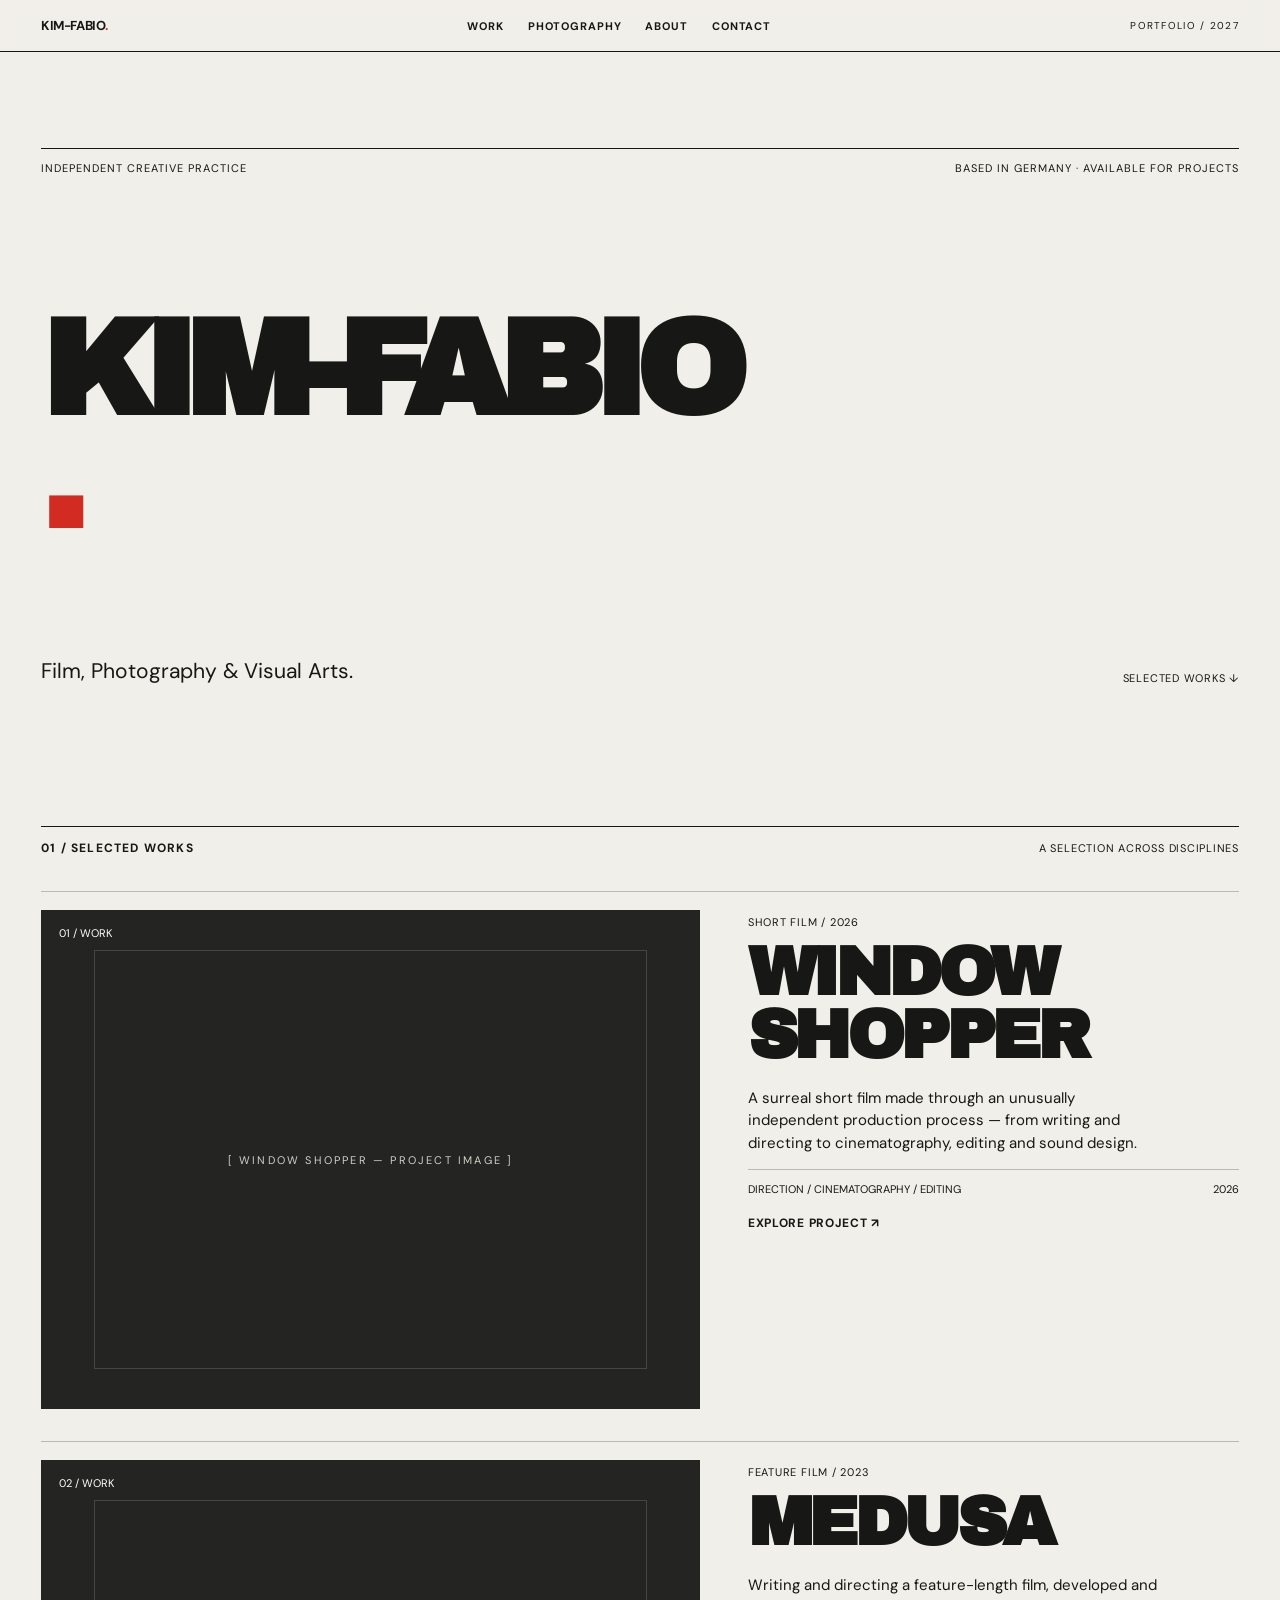
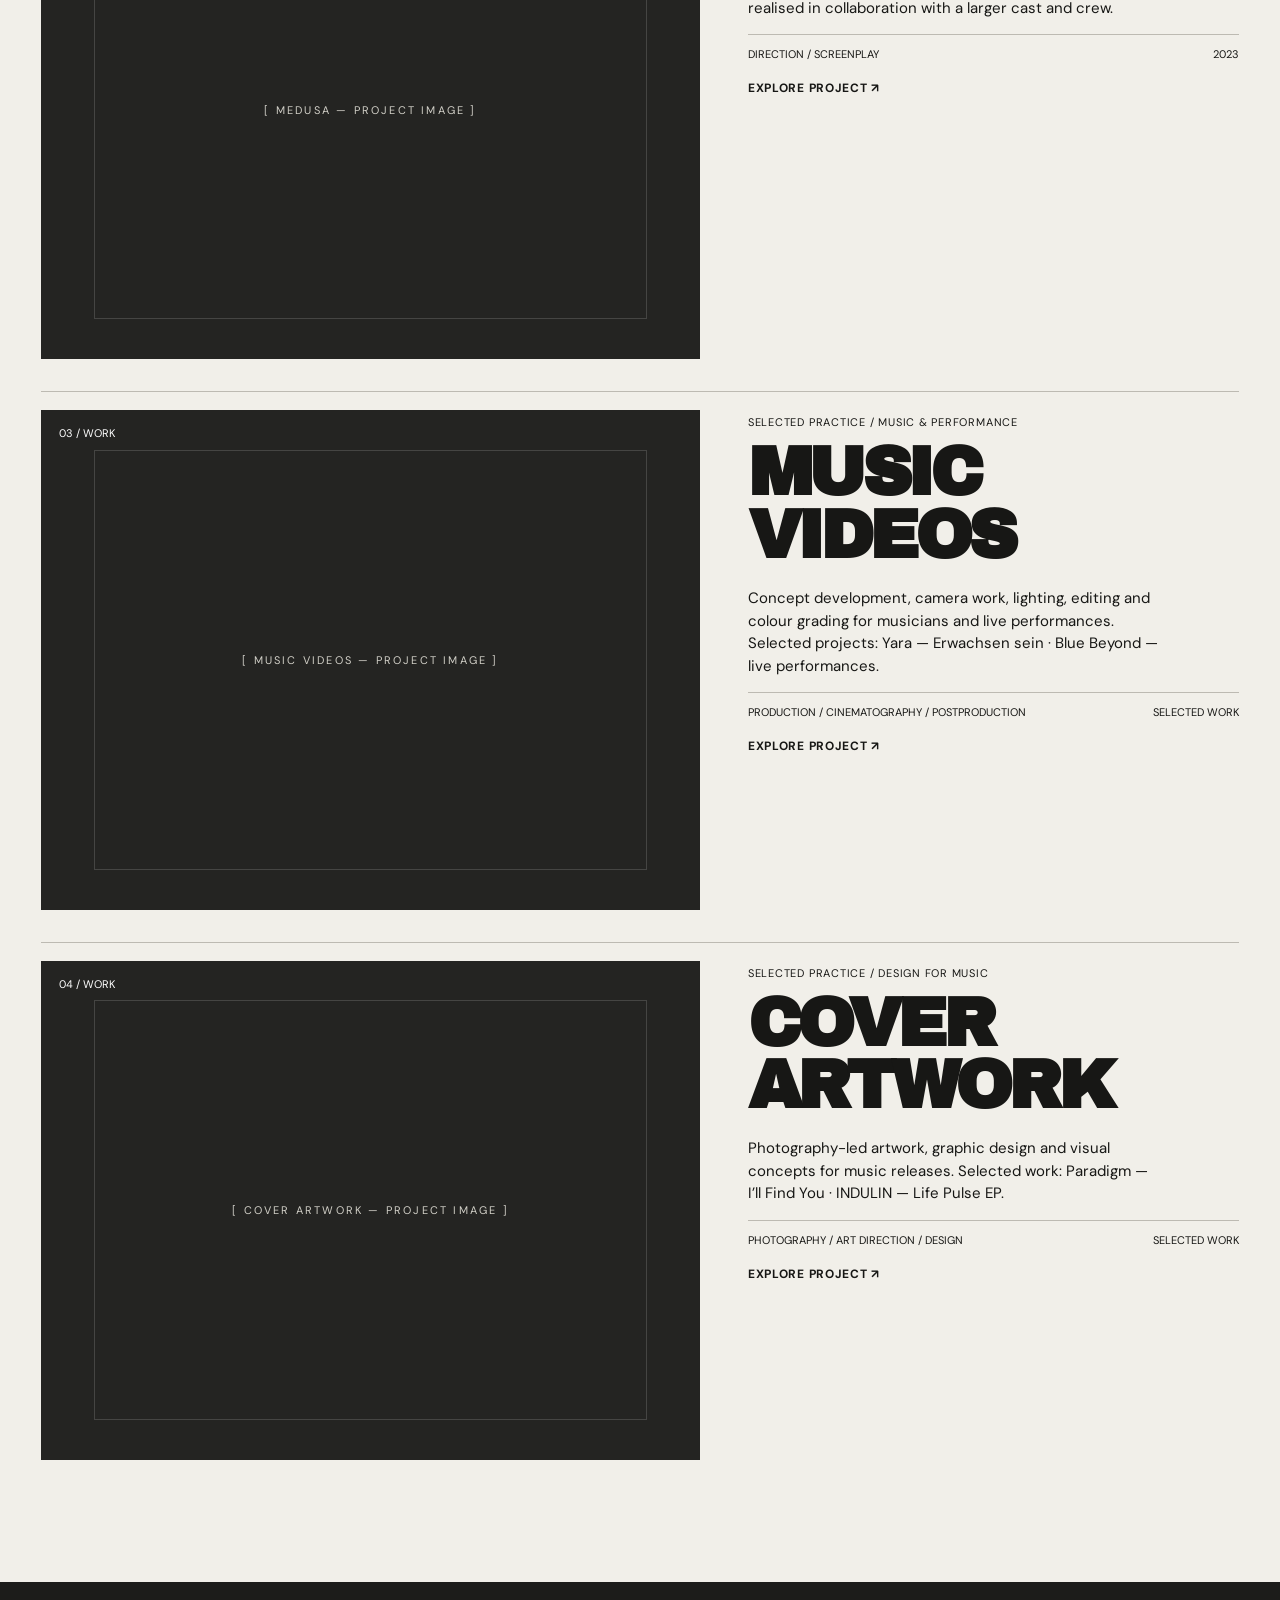
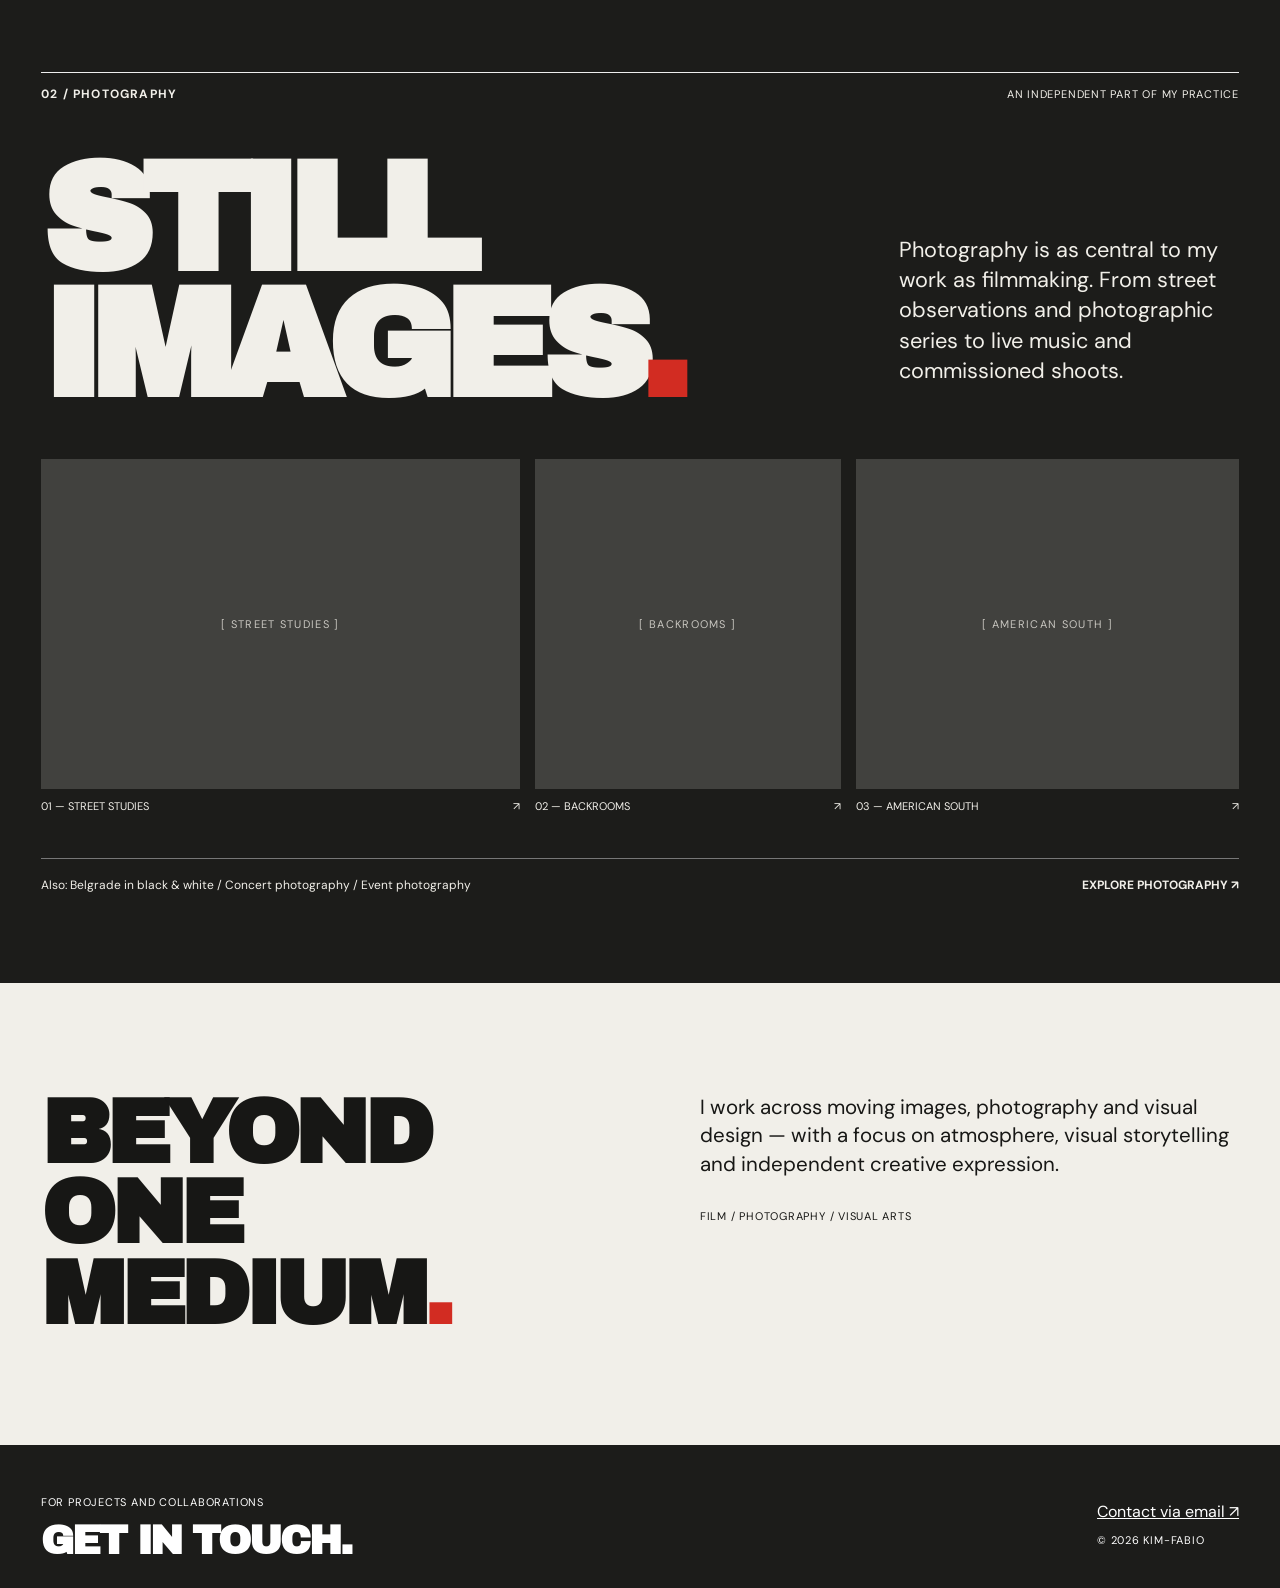
<file: index.html>
<!doctype html><html lang="en"><head><meta charset="utf-8"><meta name="viewport" content="width=device-width,initial-scale=1"><title>Kim-Fabio — Film, Photography & Visual Arts</title><meta name="description" content="Kim-Fabio — Film, Photography & Visual Arts"><link rel="stylesheet" href="style.css"></head><body><header><a class="brand" href="#home">KIM-FABIO<span class="red-dot">.</span></a><nav><a href="#work">Work</a><a href="#photography">Photography</a><a href="#about">About</a><a href="mailto:hello@kim-fabio.com">Contact</a></nav><span class="index">Portfolio / 2027</span></header><main class="main" id="main"><section class="hero" id="home"><div class="eyebrow"><span>Independent creative practice</span><span>Based in Germany · Available for projects</span></div><h1 class="big"><span>KIM-FABIO<span class="red-dot">.</span></span></h1><div class="hero-bottom"><p>Film, Photography &amp; Visual Arts.</p><span class="small">Selected works ↓</span></div></section><section class="section" id="work"><div class="section-head"><h2>01 / Selected works</h2><span class="small">A selection across disciplines</span></div><article class="project"><a class="project-visual" href="#project/window-shopper"><span class="num">01 / WORK</span><span class="placeholder">[ Window Shopper — Project image ]</span></a><div class="project-info"><div><span class="small">Short Film / 2026</span><h3>Window Shopper</h3><p>A surreal short film made through an unusually independent production process — from writing and directing to cinematography, editing and sound design.</p></div><div><div class="project-meta"><span>Direction / Cinematography / Editing</span><span>2026</span></div><p><a class="link" href="#project/window-shopper">Explore project ↗</a></p></div></div></article><article class="project"><a class="project-visual" href="#project/medusa"><span class="num">02 / WORK</span><span class="placeholder">[ Medusa — Project image ]</span></a><div class="project-info"><div><span class="small">Feature Film / 2023</span><h3>Medusa</h3><p>Writing and directing a feature-length film, developed and realised in collaboration with a larger cast and crew.</p></div><div><div class="project-meta"><span>Direction / Screenplay</span><span>2023</span></div><p><a class="link" href="#project/medusa">Explore project ↗</a></p></div></div></article><article class="project"><a class="project-visual" href="#project/music-videos"><span class="num">03 / WORK</span><span class="placeholder">[ Music Videos — Project image ]</span></a><div class="project-info"><div><span class="small">Selected practice / Music &amp; Performance</span><h3>Music Videos</h3><p>Concept development, camera work, lighting, editing and colour grading for musicians and live performances. Selected projects: Yara — Erwachsen sein · Blue Beyond — live performances.</p></div><div><div class="project-meta"><span>Production / Cinematography / Postproduction</span><span>Selected work</span></div><p><a class="link" href="#project/music-videos">Explore project ↗</a></p></div></div></article><article class="project"><a class="project-visual" href="#project/cover-artwork"><span class="num">04 / WORK</span><span class="placeholder">[ Cover Artwork — Project image ]</span></a><div class="project-info"><div><span class="small">Selected practice / Design for music</span><h3>Cover Artwork</h3><p>Photography-led artwork, graphic design and visual concepts for music releases. Selected work: Paradigm — I’ll Find You · INDULIN — Life Pulse EP.</p></div><div><div class="project-meta"><span>Photography / Art Direction / Design</span><span>Selected work</span></div><p><a class="link" href="#project/cover-artwork">Explore project ↗</a></p></div></div></article></section><section class="photography" id="photography"><div class="section-head"><h2>02 / Photography</h2><span class="small">An independent part of my practice</span></div><div class="photo-intro"><h2>STILL<br>IMAGES<span class="red-dot">.</span></h2><p>Photography is as central to my work as filmmaking. From street observations and photographic series to live music and commissioned shoots.</p></div><div class="photo-grid"><a href="#gallery/street-studies" class="photo-entry"><div class="photo-tile"><span class="placeholder">[ Street Studies ]</span></div><div class="photo-label">01 — Street Studies <span>↗</span></div></a><a href="#gallery/backrooms" class="photo-entry"><div class="photo-tile"><span class="placeholder">[ Backrooms ]</span></div><div class="photo-label">02 — Backrooms <span>↗</span></div></a><a href="#gallery/american-south" class="photo-entry"><div class="photo-tile"><span class="placeholder">[ American South ]</span></div><div class="photo-label">03 — American South <span>↗</span></div></a></div><div class="photo-bottom"><span>Also: Belgrade in black &amp; white / Concert photography / Event photography</span><a class="photo-cta" href="#photography">Explore photography ↗</a></div></section><section class="about" id="about"><h2>Beyond<br>one<br>medium<span class="red-dot">.</span></h2><div><p>I work across moving images, photography and visual design — with a focus on atmosphere, visual storytelling and independent creative expression.</p><span class="small">Film / Photography / Visual Arts</span></div></section></main><div class="detail" id="dynamic-detail"></div><footer><div><span class="small">For projects and collaborations</span><h2>GET IN TOUCH<span>.</span></h2></div><div><a href="mailto:hello@kim-fabio.com">Contact via email ↗</a><p class="small">© 2026 Kim-Fabio</p></div></footer><script id="site-data" type="application/json">{"projects": [{"title": "Window Shopper", "slug": "window-shopper", "category": "Short Film / 2026", "summary": "A surreal short film made through an unusually independent production process — from writing and directing to cinematography, editing and sound design.", "roles": "Direction / Cinematography / Editing", "year": "2026", "heading": "One film. Many roles.", "description": "A night photographer discovers a mannequin and takes parts of it home. What follows is a surreal reversal of the gaze — and a pursuit through the city after dark. Window Shopper was produced with a very small crew, often working entirely alone. The original score was composed by a collaborator.", "cover": "", "gallery": [], "video_url": "", "published": true, "order": 10}, {"title": "Medusa", "slug": "medusa", "category": "Feature Film / 2023", "summary": "Writing and directing a feature-length film, developed and realised in collaboration with a larger cast and crew.", "roles": "Direction / Screenplay", "year": "2023", "heading": "A feature film.", "description": "A collaborative feature film written and directed by Kim-Fabio.", "cover": "", "gallery": [], "video_url": "", "published": true, "order": 20}, {"title": "Music Videos", "slug": "music-videos", "category": "Selected practice / Music & Performance", "summary": "Concept development, camera work, lighting, editing and colour grading for musicians and live performances. Selected projects: Yara — Erwachsen sein · Blue Beyond — live performances.", "roles": "Production / Cinematography / Postproduction", "year": "Selected work", "heading": "Music and performance.", "description": "Selected work includes Yara — Erwachsen sein and two Blue Beyond performance productions.", "cover": "", "gallery": [], "video_url": "", "published": true, "order": 30}, {"title": "Cover Artwork", "slug": "cover-artwork", "category": "Selected practice / Design for music", "summary": "Photography-led artwork, graphic design and visual concepts for music releases. Selected work: Paradigm — I’ll Find You · INDULIN — Life Pulse EP.", "roles": "Photography / Art Direction / Design", "year": "Selected work", "heading": "Design for music.", "description": "Selected artwork for Paradigm and INDULIN.", "cover": "", "gallery": [], "video_url": "", "published": true, "order": 40}], "galleries": [{"title": "Street Studies", "slug": "street-studies", "description": "Street photography and observations of everyday life.", "cover": "", "gallery": [], "published": true, "order": 10}, {"title": "Backrooms", "slug": "backrooms", "description": "An exploration of overlooked and transitional spaces.", "cover": "", "gallery": [], "published": true, "order": 20}, {"title": "American South", "slug": "american-south", "description": "Photographs made while travelling through the American South.", "cover": "", "gallery": [], "published": true, "order": 30}], "site": {"email": "hello@kim-fabio.com", "intro": "Film, Photography & Visual Arts.", "about": "I work across moving images, photography and visual design — with a focus on atmosphere, visual storytelling and independent creative expression.", "instagram": ""}}</script><script src="site.js"></script></body></html>
</file>
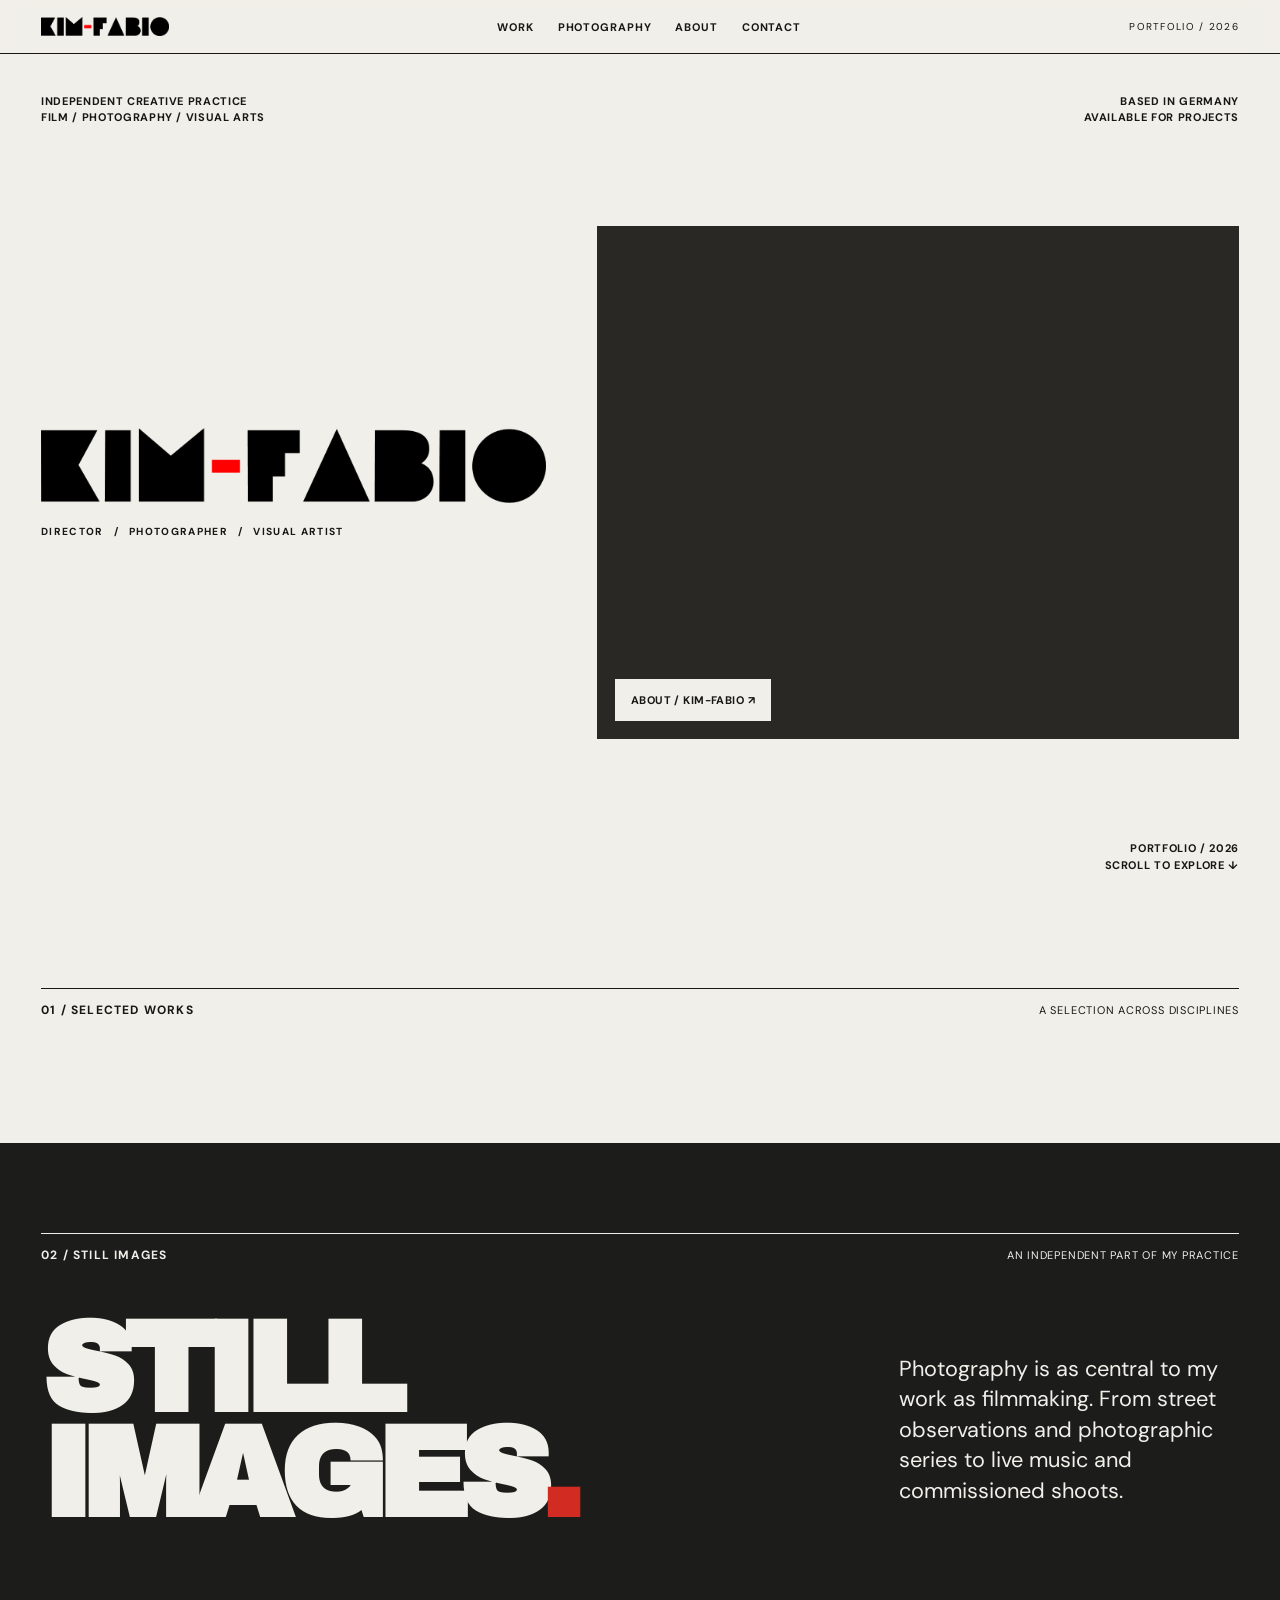
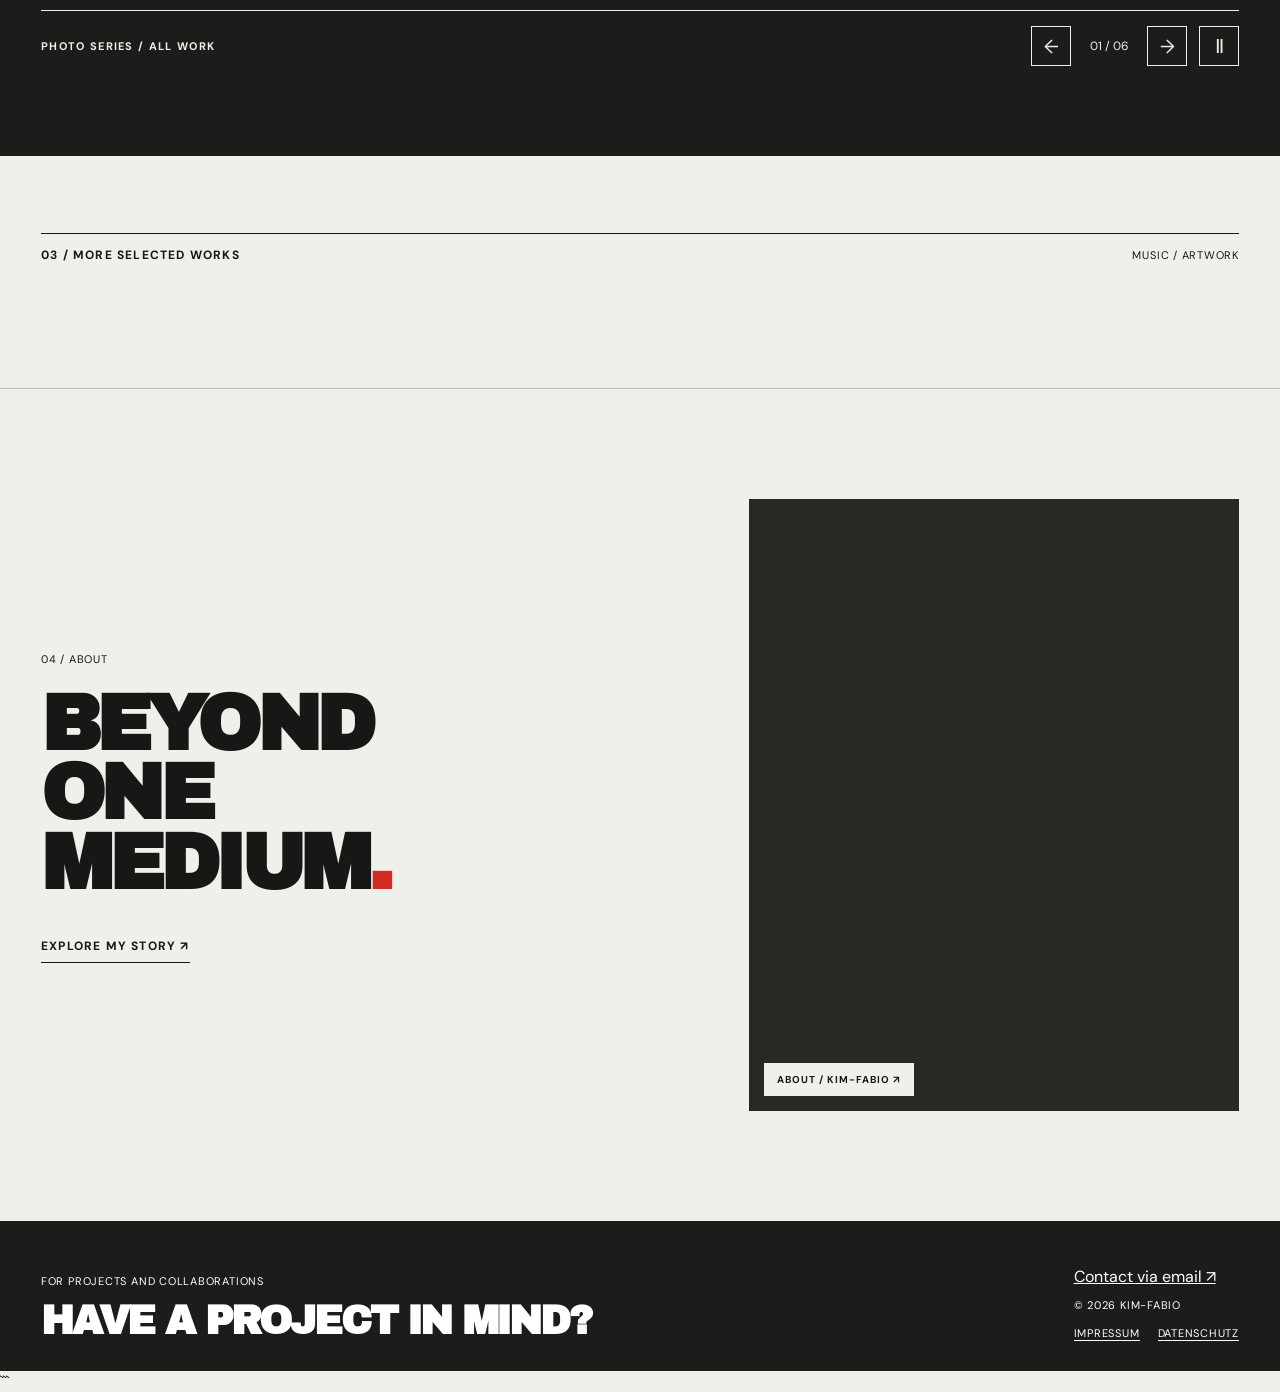
<file: template.html>
<!DOCTYPE html>

<html lang="en"><head><meta charset="utf-8"/><meta content="width=device-width,initial-scale=1" name="viewport"/><title>Kim-Fabio — Film, Photography & Visual Arts</title><link rel="icon" type="image/png" href="/media/Favicon.png?v=3"><link rel="shortcut icon" type="image/png" href="/media/Favicon.png?v=3"><link rel="apple-touch-icon" sizes="180x180" href="/media/Favicon.png?v=3"><meta content="Kim-Fabio — Film, Photography &amp; Visual Arts" name="description"/><style>
@import url('https://fonts.googleapis.com/css2?family=Archivo+Black&family=DM+Sans:wght@400;500;600;700&display=swap');
:root{--paper:#f1efe9;--ink:#171715;--red:#d22c22;--line:#bdbab2}*{box-sizing:border-box}html{scroll-behavior:auto}body{margin:0;background:var(--paper);color:var(--ink);font-family:'DM Sans',Arial,sans-serif}a{color:inherit;text-decoration:none}button{font:inherit;cursor:pointer}header{position:sticky;top:0;z-index:20;background:rgba(241,239,233,.96);backdrop-filter:blur(10px);border-bottom:1px solid var(--ink);display:flex;align-items:center;justify-content:space-between;padding:17px 3.2%;gap:15px}.brand{font-size:13px;font-weight:700;letter-spacing:-.03em}nav{display:flex;gap:24px}nav a{font-size:11px;font-weight:700;text-transform:uppercase;letter-spacing:.08em}nav a:hover,.link:hover{color:var(--red)}.index{font-size:10px;text-transform:uppercase;letter-spacing:.13em}.hero{padding:7.5vw 3.2% 4vw;min-height:76vh;display:flex;flex-direction:column;justify-content:space-between}.eyebrow{display:flex;justify-content:space-between;border-top:1px solid var(--ink);padding-top:12px;font-size:11px;text-transform:uppercase;letter-spacing:.09em}.big{font-family:'Archivo Black',Impact,sans-serif;text-transform:uppercase;font-size:clamp(68px,11.7vw,215px);line-height:.84;letter-spacing:-.085em;margin:50px 0 30px;overflow-wrap:normal}.big span{display:block}.big span:last-child{padding-left:9vw}.hero-bottom{display:flex;justify-content:space-between;align-items:end;gap:25px}.hero-bottom p{max-width:380px;font-size:clamp(17px,1.65vw,26px);line-height:1.25;margin:0}.red-dot{color:var(--red)}.small{font-size:11px;letter-spacing:.07em;text-transform:uppercase}.section{padding:90px 3.2%}.section-head{display:flex;justify-content:space-between;align-items:baseline;border-top:1px solid var(--ink);padding-top:13px;margin-bottom:35px}.section-head h2{font-size:12px;text-transform:uppercase;letter-spacing:.1em;margin:0}.project{border-top:1px solid var(--line);padding:18px 0 32px;display:grid;grid-template-columns:55% 1fr;gap:4%;align-items:start}.project-visual{height:clamp(260px,39vw,660px);background:#242422;display:flex;align-items:center;justify-content:center;position:relative;overflow:hidden}.project-visual:before{content:'';position:absolute;inset:8%;border:1px solid #777;opacity:.4}.project-visual .placeholder{color:#d2d0c8;font-size:11px;text-transform:uppercase;letter-spacing:.2em;text-align:center;padding:25px}.project-visual .num{position:absolute;top:16px;left:18px;color:#fff;font-size:11px}.project-visual.medusa{background:#46413b}.project-visual.yara{background:#776e61}.project-visual.paradigm{background:#abaaa2}.project-info{display:flex;flex-direction:column;justify-content:space-between;min-height:220px}.project-info h3{font-family:'Archivo Black',Impact,sans-serif;font-size:clamp(36px,5.4vw,90px);line-height:.91;letter-spacing:-.065em;text-transform:uppercase;margin:10px 0 20px}.project-info p{font-size:15px;line-height:1.5;max-width:410px}.project-meta{display:flex;justify-content:space-between;gap:12px;border-top:1px solid var(--line);padding-top:12px;font-size:11px;text-transform:uppercase}.link{border:0;background:none;padding:0;text-transform:uppercase;font-size:12px;font-weight:700;letter-spacing:.06em;text-align:left}.photography{background:#1c1c1a;color:var(--paper);padding:90px 3.2%}.photography .section-head{border-color:#eee}.photo-grid{display:grid;grid-template-columns:1.25fr .8fr 1fr;gap:15px;align-items:end}.photo-tile{background:#41413e;height:330px;display:flex;justify-content:center;align-items:center;color:#c8c6c0;font-size:11px;text-transform:uppercase;letter-spacing:.12em;text-align:center;padding:15px}.photo-tile:nth-child(2){height:450px;background:#56534e}.photo-tile:nth-child(3){height:280px;background:#363633}.photo-label{font-size:11px;text-transform:uppercase;margin-top:10px}.about{display:grid;grid-template-columns:1fr 1fr;gap:10%;padding:110px 3.2%}.about h2{font-family:'Archivo Black',Impact,sans-serif;font-size:clamp(50px,7vw,115px);line-height:.9;letter-spacing:-.06em;text-transform:uppercase;margin:0}.about p{font-size:clamp(17px,1.6vw,25px);line-height:1.4;margin:0 0 25px}footer{background:var(--red);padding:45px 3.2% 30px;color:#fff;display:flex;justify-content:space-between;align-items:end;gap:30px}footer h2{font-family:'Archivo Black',Impact,sans-serif;font-size:clamp(42px,7vw,110px);letter-spacing:-.065em;line-height:.9;margin:0}footer a{text-decoration:underline}.detail{display:none}.detail.active{display:block}.main.hidden{display:none}.detail-hero{background:#171715;color:#f1efe9;padding:6vw 3.2% 3vw}.detail-hero h1{font-family:'Archivo Black',Impact,sans-serif;text-transform:uppercase;font-size:clamp(64px,12vw,200px);line-height:.85;letter-spacing:-.085em;margin:60px 0 45px}.detail-hero .filmframe{height:55vw;max-height:700px;background:#343431;display:grid;place-items:center;color:#bbb;font-size:12px;text-transform:uppercase;letter-spacing:.12em;border:1px solid #555}.detail-content{padding:80px 3.2%;display:grid;grid-template-columns:1fr 2fr;gap:8%}.detail-content h2{font-family:'Archivo Black',Impact,sans-serif;font-size:clamp(35px,5vw,75px);line-height:.96;letter-spacing:-.05em;text-transform:uppercase;margin:0}.detail-content p{font-size:19px;line-height:1.5;max-width:720px}.tags{display:flex;flex-wrap:wrap;gap:8px;margin-top:30px}.tags span{border:1px solid #999;padding:9px 12px;font-size:11px;text-transform:uppercase}.back{display:inline-block;font-size:12px;text-transform:uppercase;letter-spacing:.1em;padding:20px 0}.detail-gallery{padding:0 3.2% 90px;display:grid;grid-template-columns:1fr 1fr;gap:16px}.detail-gallery div{background:#4d4b46;height:30vw;display:grid;place-items:center;color:#ddd;font-size:11px;letter-spacing:.1em;text-transform:uppercase}@media(max-width:700px){header{padding:15px 5%}nav{gap:12px}nav a{font-size:9px}.hero{min-height:65vh;padding:65px 5% 45px}.big{font-size:clamp(53px,15vw,100px);margin:80px 0 50px}.big span:last-child{padding-left:0}.hero-bottom{align-items:start;flex-direction:column}.section,.photography{padding:65px 5%}.project{grid-template-columns:1fr}.project-visual{height:65vw}.project-info{min-height:0}.project-info h3{font-size:50px}.photo-grid{grid-template-columns:1fr 1fr}.photo-tile{height:220px!important}.photo-grid>div:last-child{grid-column:span 2}.about{grid-template-columns:1fr;padding:75px 5%}.about h2{margin-bottom:30px}footer{padding:40px 5%;flex-direction:column;align-items:start}.detail-hero{padding:55px 5%}.detail-hero h1{font-size:14vw}.detail-content{padding:60px 5%;grid-template-columns:1fr}.detail-gallery{padding:0 5% 60px}.detail-gallery div{height:40vw}}
.service-project .project-info h3{font-size:clamp(35px,4.5vw,76px)}.credits{font-size:12px!important;color:#68655f;margin-top:24px}.photo-intro{display:flex;align-items:end;justify-content:space-between;gap:35px;margin:55px 0 50px}.photo-intro h2{font-family:'Archivo Black',Impact,sans-serif;font-size:clamp(70px,12vw,185px);line-height:.82;letter-spacing:-.08em;margin:0;color:var(--paper)}.photo-intro p{max-width:340px;font-size:clamp(16px,1.7vw,23px);line-height:1.4}.photo-entry{display:block}.photo-entry:hover .photo-tile{background:#65615b}.photo-label{display:flex;justify-content:space-between}.photo-bottom{border-top:1px solid #777;margin-top:45px;padding-top:18px;display:flex;justify-content:space-between;align-items:center;gap:25px;font-size:12px}.photo-cta{font-weight:700;text-transform:uppercase;white-space:nowrap}.photo-cta:hover{color:#ff7770}footer{background:#1c1c1a}footer h2{font-size:clamp(24px,3.1vw,48px);letter-spacing:-.05em;margin-top:12px}.photo-detail-hero{background:#262624}@media(max-width:700px){.photo-intro{display:block}.photo-intro h2{font-size:clamp(65px,14vw,110px)}.photo-intro p{margin-top:30px}.photo-bottom{align-items:start;flex-direction:column}.service-project .project-info h3{font-size:46px}} 
/* Version 0.3 refinements */
.big{font-size:clamp(64px,10.5vw,190px);letter-spacing:-.075em}.big span:last-child{padding-left:0}.red-dot{display:inline;color:var(--red)}
.still-carousel{position:relative;margin-top:24px}.still-viewport{overflow:hidden;border:1px solid #555}.still-track{display:flex;transition:transform .4s ease}.still-slide{flex:0 0 100%;min-height:clamp(290px,50vw,680px);background:#343431;display:grid;place-items:center;color:#d1cec8;font-size:12px;letter-spacing:.13em;text-transform:uppercase;text-align:center;padding:24px}.still-slide:nth-child(2){background:#49453f}.still-slide:nth-child(3){background:#292d30}.still-slide:nth-child(4){background:#3c3536}.still-controls{display:flex;align-items:center;justify-content:space-between;gap:18px;margin-top:12px}.still-controls button{border:1px solid #999;background:transparent;color:inherit;padding:9px 15px}.still-controls button:hover{background:#f1efe9;color:#171715}.still-controls span{font-size:11px;letter-spacing:.1em;text-transform:uppercase}
@media(max-width:700px){.big{font-size:clamp(48px,12vw,90px)}.still-slide{min-height:60vw}}

.project-visual img,.photo-tile img,.still-slide img,.filmframe img,.detail-gallery img{width:100%;height:100%;object-fit:cover;display:block}.project-visual:has(img):before{display:none}.project-visual{color:#eee}.photo-tile{padding:0;overflow:hidden}.photo-entry:hover img{transform:scale(1.025)}.photo-tile img{transition:transform .3s}.detail-gallery>div{overflow:hidden}.detail-gallery img{object-fit:contain}.still-slide{padding:0}.still-slide img{max-height:680px;object-fit:contain}.empty-note{padding:30px;border:1px solid #888;font-size:13px}.project-info h3{overflow-wrap:anywhere}


/* Standalone hybrid design study — preserves original Swiss editorial styling */
.hero{min-height:calc(100vh - 80px);display:flex;flex-direction:column;justify-content:space-between;padding:40px 0 24px;overflow:hidden}
.hy-top,.hy-bottom{display:flex;align-items:flex-start;justify-content:space-between;gap:20px;font-size:11px;line-height:1.5;letter-spacing:.06em;text-transform:uppercase;font-weight:700}
.hy-top>span:last-child{text-align:right}.hy-title{font-family:'Archivo Black',Impact,sans-serif;font-size:clamp(72px,15.7vw,260px);line-height:.8;letter-spacing:-.105em;white-space:nowrap;font-weight:900;margin:8vh 0 9vh;transform:translateX(-.018em)}.hy-title span{color:var(--red);letter-spacing:-.09em}.hy-bottom{align-items:end}.hy-bottom p{font-size:clamp(18px,2.5vw,34px);line-height:1.1;letter-spacing:-.035em;text-transform:none;margin:0 auto 0 5vw}.hy-bottom>span:last-child{text-align:right}.hy-star{font-size:40px;color:var(--red);line-height:1}
.continued-work{padding-top:6vw}.hy-archive{margin-top:5vw}.hy-archive-head{display:flex;justify-content:space-between;border-top:1px solid currentColor;padding:20px 0 24px;font-size:11px;letter-spacing:.12em;font-weight:700}.hy-archive-grid{display:grid;grid-template-columns:repeat(3,minmax(0,1fr));gap:16px}.hy-archive-item{display:block;color:inherit;text-decoration:none;font-size:12px}.hy-archive-image{aspect-ratio:4/3;display:flex;align-items:center;justify-content:center;background:#333;color:#aaa;font-size:12px;margin-bottom:12px;transition:filter .25s,transform .25s}.hy-archive-item:hover .hy-archive-image{filter:brightness(1.2);transform:translateY(-4px)}.hy-contact{font-size:clamp(23px,3vw,44px);font-weight:800;line-height:1.1;margin:12px 0 0}footer h2{display:none}
@media(max-width:750px){.hero{min-height:75vh}.hy-title{font-size:16vw;margin:9vh 0}.hy-top,.hy-bottom{font-size:9px}.hy-bottom p{font-size:19px;margin-left:0}.hy-star{display:none}.hy-archive-grid{grid-template-columns:1fr 1fr}.hy-archive-grid>a:last-child{grid-column:span 2}.hy-archive-head{font-size:9px}}

/* v1.0: centered Swiss/experimental hero and photography carousel */
.hero .hy-title{width:100%;text-align:center;transform:none;font-size:clamp(56px,14vw,240px);letter-spacing:-.095em;margin:10vh auto 10vh;line-height:.95}
.hero .hy-bottom{justify-content:flex-end}
.photo-carousel{margin-top:44px}
.carousel-viewport{overflow:hidden;outline-offset:5px;touch-action:pan-y}
.carousel-track{display:flex;gap:18px;transition:transform .65s cubic-bezier(.22,1,.36,1);will-change:transform}
.carousel-slide{display:block;flex:0 0 calc((100% - 36px)/3);min-width:0}
.carousel-image{height:clamp(220px,30vw,460px);position:relative;overflow:hidden;background:#292927;display:flex;align-items:center;justify-content:center;color:#a8a69f}
.carousel-slide:nth-child(2n) .carousel-image{background:#393b39}
.carousel-slide:nth-child(3n) .carousel-image{background:#48443f}
.carousel-slide:nth-child(4n) .carousel-image{background:#272e31}
.carousel-placeholder{font-size:clamp(12px,1.25vw,19px);letter-spacing:.03em;text-align:center;padding:12px}
.carousel-image img{width:100%;height:100%;object-fit:cover;display:block;transition:transform .5s}
.carousel-overlay{position:absolute;bottom:0;left:0;right:0;background:rgba(0,0,0,.65);padding:18px;color:white;font-size:11px;letter-spacing:.14em;opacity:0;transform:translateY(8px);transition:.25s}
.carousel-slide:hover .carousel-overlay,.carousel-slide:focus-visible .carousel-overlay{opacity:1;transform:translateY(0)}
.carousel-slide:hover img{transform:scale(1.035)}
.carousel-caption{display:flex;justify-content:space-between;gap:10px;padding:15px 0 4px;border-top:1px solid currentColor;margin-top:10px;font-size:12px;font-weight:700;text-transform:uppercase;letter-spacing:.035em}
.carousel-controls{display:flex;justify-content:space-between;align-items:center;gap:12px;border-top:1px solid currentColor;margin-top:32px;padding-top:15px}
.carousel-kicker{font-size:11px;font-weight:700;letter-spacing:.12em}
.carousel-buttons{display:flex;align-items:center;gap:12px}
.carousel-arrow,.carousel-pause{border:1px solid currentColor;border-radius:0;background:transparent;color:inherit;width:40px;height:40px;font-size:19px;display:grid;place-items:center}
.carousel-arrow:hover,.carousel-pause:hover{background:currentColor;color:#f1efe9}
.carousel-counter{font-size:12px;min-width:52px;text-align:center;font-variant-numeric:tabular-nums}
@media(max-width:850px){.carousel-slide{flex-basis:calc((100% - 18px)/2)}.hero .hy-title{font-size:14vw}}
@media(max-width:580px){.carousel-slide{flex-basis:83%}.carousel-image{height:65vw}.hero .hy-title{font-size:14vw;letter-spacing:-.09em}.carousel-kicker{font-size:9px}.carousel-buttons{gap:6px}.carousel-arrow,.carousel-pause{width:34px;height:34px}}
@media(prefers-reduced-motion:reduce){.carousel-track{transition:none}.carousel-image img{transition:none}}

/* v1.1: restrained scale and bold Swiss footer. Carousel unchanged. */
@media (min-width:851px){
  .hero .hy-title{font-size:clamp(58px,11.7vw,195px);letter-spacing:-.09em}
  .project-info h3{font-size:clamp(34px,4.65vw,76px)}
  .service-project .project-info h3{font-size:clamp(32px,4vw,68px)}
  .photo-intro h2{font-size:clamp(65px,10vw,155px)}
  .about h2{font-size:clamp(48px,6vw,96px)}
  .project-visual{height:clamp(250px,35vw,570px)}
}
footer .hy-contact{
  font-family:'Archivo Black',Impact,sans-serif;
  font-weight:900;
  text-transform:uppercase;
  font-size:clamp(25px,3.1vw,47px);
  line-height:.98;
  letter-spacing:-.055em;
  max-width:760px;
}
@media (max-width:850px){footer .hy-contact{font-size:clamp(25px,5.5vw,42px)}}

/* Album thumbnails: preserve each photograph's native portrait/landscape ratio. */
.album-page .album-grid{display:block;columns:5 160px;column-gap:clamp(9px,1vw,16px)}
.album-page .album-grid .album-frame,.album-page .album-grid .album-frame:nth-child(n){display:block;width:100%;height:auto;min-height:0;aspect-ratio:auto;margin:0 0 clamp(9px,1vw,16px);padding:0;break-inside:avoid;-webkit-column-break-inside:avoid;overflow:hidden;line-height:0}
.album-page .album-grid .album-frame img{display:block;width:100%;height:auto;max-height:none;aspect-ratio:auto;object-fit:contain;transform:none}
.album-page .album-grid .album-frame:hover img{transform:none}
.album-page .album-grid .album-frame:has(.album-placeholder-number){aspect-ratio:4/5;display:flex;line-height:normal}
@media(max-width:1100px){.album-page .album-grid{columns:4 160px}}
@media(max-width:760px){.album-page .album-grid{columns:2 135px;column-gap:10px}.album-page .album-grid .album-frame{margin-bottom:10px}}

/* vNext: film previews and music video overview */
.loop-shell{width:100%;max-width:1450px;margin:0 auto;background:transparent;display:flex;align-items:center;justify-content:center}
.detail-loop,.loop-poster{display:block;width:100%;background:transparent;object-fit:contain}
.detail-loop{height:auto;aspect-ratio:auto;border:0;box-shadow:none}
.loop-poster{aspect-ratio:16/9}
.loop-poster{position:relative;overflow:hidden;display:grid;place-items:center;color:#c4c1b9;font-size:12px;letter-spacing:.1em}
.loop-poster img{width:100%;height:100%;object-fit:cover;opacity:.82}
.loop-label{position:absolute;bottom:16px;left:18px;padding:8px 11px;background:rgba(15,15,15,.8);font-size:10px;letter-spacing:.12em}
.music-list,.film-stills{padding:20px 3.2% 90px}
.music-list-head{border-top:1px solid var(--ink);padding:20px 0 35px;display:flex;align-items:baseline;justify-content:space-between;gap:20px}
.music-list-head h2,.film-stills h2{font-size:12px;letter-spacing:.12em;margin:0;text-transform:uppercase}
.music-list-head span{font-size:11px;letter-spacing:.08em}
.music-list-grid{display:grid;grid-template-columns:repeat(2,minmax(0,1fr));gap:35px 18px}
.music-list-thumb{aspect-ratio:16/9;background:#292927;display:grid;place-items:center;color:#d8d6d0;overflow:hidden}
.music-list-thumb img{width:100%;height:100%;object-fit:cover;transition:transform .25s}
.music-list-card a:hover img{transform:scale(1.03)}
.music-list-meta{display:flex;justify-content:space-between;gap:12px;border-top:1px solid var(--ink);padding-top:12px;margin-top:10px;font-size:12px;text-transform:uppercase}
.music-list-card p{font-size:13px;line-height:1.5;max-width:600px}
.film-stills{border-top:1px solid var(--line)}
.film-stills h2{margin-bottom:22px}
.film-stills-grid{display:grid;grid-template-columns:repeat(3,minmax(0,1fr));gap:12px}
.film-stills-grid img{display:block;width:100%;height:auto;object-fit:contain}
@media(max-width:700px){.music-list,.film-stills{padding:20px 5% 65px}.music-list-grid{grid-template-columns:1fr}.film-stills-grid{grid-template-columns:repeat(2,minmax(0,1fr))}}

/* Compact project and gallery openings: show the actual work immediately. */
.detail-hero{padding:22px 3.2% 38px}
.detail-hero .back{padding:8px 0 14px}
.detail-hero .eyebrow{padding-top:9px}
.detail-hero h1{font-size:clamp(34px,5.1vw,84px);line-height:.96;letter-spacing:-.065em;margin:18px 0 22px;overflow-wrap:anywhere}
.detail-hero .loop-shell,.detail-hero .still-carousel{margin-top:0}
.detail-hero .detail-loop,.detail-hero .loop-poster{max-height:min(68vh,700px)}
.detail-hero .still-slide{min-height:0;height:min(62vh,650px)}
.album-page .album-heading{padding-top:22px;padding-bottom:28px;margin-bottom:16px}
.album-page .album-heading h1{font-size:clamp(36px,5.6vw,90px);line-height:1;letter-spacing:-.055em;margin:12px 0 0}
.album-page .album-grid{margin-top:16px}
.profile-page .profile-head{padding-top:20px;padding-bottom:20px}
.profile-page .profile-head h1{font-size:clamp(42px,5.8vw,90px);margin:12px 0}
@media(max-width:760px){
 .detail-hero{padding:20px 5% 30px}
 .detail-hero h1{font-size:clamp(32px,9vw,58px);margin:14px 0 18px}
 .detail-hero .still-slide{height:55vw;min-height:0}
 .album-page .album-heading{padding:20px 0 22px}
 .album-page .album-heading h1{font-size:clamp(34px,9vw,62px)}
 .profile-page .profile-head h1{font-size:clamp(40px,9vw,70px)}
}

/* Prevent horizontal scrolling on mobile */
@media (max-width: 760px) {
  html, body {
    width: 100%;
    max-width: 100%;
    overflow-x: clip;
  }

  .main, .detail, footer {
    max-width: 100%;
  }

  /* Mobile header layout */
  header {
    display: flex;
    flex-wrap: wrap;
    align-items: center;
    justify-content: space-between;
    gap: 12px;
    padding: 14px 5%;
  }

  header .brand {
    flex: 0 0 auto;
  }

  header .index {
    font-size: 10px;
    text-align: right;
    white-space: nowrap;
  }

  header nav {
    order: 3;
    display: flex;
    width: 100%;
    justify-content: space-between;
    gap: 8px;
  }

  header nav a {
    font-size: 10px;
    white-space: nowrap;
  }
}

</style><style>
/* v1.2 — editorial photo album pages */
.album-page{background:#f1efe9;color:#1c1c1a;min-height:100vh;padding:105px clamp(22px,5vw,85px) 100px;font-family:Arial,Helvetica,sans-serif}
.album-topline,.album-end{display:flex;justify-content:space-between;gap:20px;align-items:center;border-top:1px solid #252521;padding-top:16px;font-size:11px;font-weight:700;letter-spacing:.11em;text-transform:uppercase}
.album-back,.album-end a{color:inherit;text-decoration:none}.album-back:hover,.album-end a:hover{color:#d32624}
.album-heading{display:grid;grid-template-columns:minmax(0,2fr) minmax(220px,1fr);gap:30px;align-items:end;padding:75px 0 75px}
.album-eyebrow{font-size:11px;letter-spacing:.16em;font-weight:700}
.album-heading h1{font-family:'Archivo Black',Impact,'Arial Black',sans-serif;text-transform:uppercase;letter-spacing:-.075em;line-height:.91;font-size:clamp(54px,9.5vw,154px);margin:18px 0 0;overflow-wrap:anywhere}
.album-heading p{font-size:clamp(14px,1.3vw,18px);line-height:1.6;max-width:390px;margin:0 0 5px}
.album-demo-note{font-size:10px;font-weight:700;letter-spacing:.13em;border-top:1px solid #aaa;padding:12px 0 30px;opacity:.65}
.album-grid{display:grid;grid-template-columns:repeat(12,minmax(0,1fr));gap:clamp(10px,1.5vw,24px);align-items:start}
.album-frame{grid-column:span 4;display:flex;position:relative;align-items:center;justify-content:center;min-width:0;aspect-ratio:4/5;border:0;background:#d0cdc5;color:#252521;overflow:hidden;cursor:pointer;text-align:center;transition:filter .25s}
.album-frame img{width:100%;height:100%;object-fit:cover;display:block;transition:transform .4s}.album-frame:hover img{transform:scale(1.035)}.album-frame:hover{filter:brightness(.92)}
.album-frame-0,.album-frame-6{grid-column:span 7;aspect-ratio:1.45}.album-frame-1,.album-frame-5{grid-column:span 5;aspect-ratio:1.04}.album-frame-3{grid-column:span 8;aspect-ratio:1.7}.album-frame-4{grid-column:span 4;aspect-ratio:4/5}.album-frame-2{grid-column:span 4;aspect-ratio:4/5}
.album-frame:nth-child(6n+1){background:#c8c3b9}.album-frame:nth-child(6n+2){background:#aaa9a3}.album-frame:nth-child(6n+3){background:#d9d6ce}.album-frame:nth-child(6n+4){background:#b9b4ab}.album-frame:nth-child(6n+5){background:#dedbd3}.album-frame:nth-child(6n){background:#a6a49d}
.album-placeholder-number{font-family:'Archivo Black',Impact,sans-serif;font-size:clamp(42px,8vw,110px);letter-spacing:-.09em;opacity:.28}.album-placeholder-caption{position:absolute;bottom:18px;left:18px;font-size:10px;letter-spacing:.12em;font-weight:700}
.album-end{margin-top:85px;padding-top:20px}
.album-lightbox[hidden]{display:none!important}.album-lightbox{position:fixed;inset:0;z-index:99999;background:#111;display:grid;grid-template-columns:72px 1fr 72px;align-items:center;color:#f1efe9;padding:70px 20px 65px}
.album-close,.album-nav{border:0;background:transparent;color:inherit;cursor:pointer;font-size:25px}.album-close{position:absolute;top:20px;right:28px}.album-nav{height:100%;max-height:120px}.album-lightbox-center{min-width:0;min-height:0;height:100%;display:flex;align-items:center;justify-content:center}.album-lightbox-center img{max-width:100%;max-height:100%;object-fit:contain}
.album-modal-placeholder{width:min(60vw,650px);height:min(60vh,550px);background:#77746e;display:flex;flex-direction:column;gap:12px;justify-content:center;align-items:center}.album-modal-placeholder strong{font-family:Impact,sans-serif;font-size:clamp(70px,13vw,180px);opacity:.5}.album-modal-placeholder span{font-size:11px;letter-spacing:.18em}
.album-lightbox-caption{position:absolute;bottom:20px;left:50%;transform:translateX(-50%);font-size:11px;letter-spacing:.1em;white-space:nowrap}
@media(max-width:760px){.album-page{padding:75px 18px 65px}.album-heading{grid-template-columns:1fr;padding:45px 0}.album-heading h1{font-size:clamp(45px,12vw,90px)}.album-grid{grid-template-columns:repeat(2,minmax(0,1fr));gap:10px}.album-frame,.album-frame-0,.album-frame-1,.album-frame-2,.album-frame-3,.album-frame-4,.album-frame-5,.album-frame-6{grid-column:span 1;aspect-ratio:4/5}.album-frame:nth-child(5n+1){grid-column:span 2;aspect-ratio:1.5}.album-topline{font-size:9px}.album-lightbox{grid-template-columns:38px 1fr 38px;padding:70px 4px 65px}.album-nav{font-size:20px}}

/* v1.3 — compact album grid: more photographs visible at once */
@media (min-width: 1100px) {
  .album-grid { grid-template-columns:repeat(10,minmax(0,1fr)); gap:clamp(9px,1vw,16px); }
  .album-grid .album-frame { grid-column:span 2; aspect-ratio:4/5; }
  .album-grid .album-frame:nth-child(9n+3),
  .album-grid .album-frame:nth-child(9n+8) { grid-column:span 4; aspect-ratio:1.7; }
  .album-grid .album-frame:nth-child(9n+6) { grid-column:span 2; aspect-ratio:1/1; }
  .album-placeholder-number {font-size:clamp(30px,4vw,62px)}
}
@media (min-width: 761px) and (max-width: 1099px) {
  .album-grid {grid-template-columns:repeat(6,minmax(0,1fr));gap:12px}
  .album-grid .album-frame {grid-column:span 2;aspect-ratio:4/5}
  .album-grid .album-frame:nth-child(7n+4) {grid-column:span 3;aspect-ratio:1.5}
  .album-grid .album-frame:nth-child(7n+5) {grid-column:span 3;aspect-ratio:1.5}
}
@media (max-width:760px) {
  .album-grid {grid-template-columns:repeat(2,minmax(0,1fr));gap:9px}
  .album-grid .album-frame {grid-column:span 1;aspect-ratio:4/5}
  .album-grid .album-frame:nth-child(7n+4) {grid-column:span 2;aspect-ratio:1.65}
}

/* v2 — editorial split, balanced film stills, clean artwork viewer, profile */
.hero{padding:clamp(28px,3vw,54px) 3.2% 25px;min-height:calc(100svh - 56px);gap:35px}
.hero-split{display:grid;grid-template-columns:minmax(0,.88fr) minmax(0,1.12fr);align-items:center;gap:clamp(25px,4vw,90px);flex:1;min-height:0}
.hero .hero-copy .hy-title{font-size:clamp(45px,5.75vw,108px);text-align:left;width:auto;margin:0;letter-spacing:-.09em;white-space:nowrap;line-height:1.06}
.hero-roles{font-size:clamp(9px,.8vw,12px);letter-spacing:.13em;margin:22px 0 0;font-weight:700}
.hero-picture{height:clamp(300px,57vh,700px);background:#292824;overflow:hidden;display:grid;place-items:center}
.hero-picture img{display:block;width:100%;height:100%;object-fit:cover}
.hero-picture .hero-placeholder{color:#d4d0c7;letter-spacing:.15em;font-size:11px;text-align:center;padding:20px}
.hero .hy-bottom{justify-content:flex-end}
.film-stills-grid{display:block;columns:3 240px;column-gap:14px}
.film-stills-grid img{display:block;width:100%;height:auto;max-height:none;object-fit:contain;margin:0 0 14px;break-inside:avoid;-webkit-column-break-inside:avoid}
/* Image slides should use the image's natural ratio, without gray side panels */
.still-viewport{border:0;background:#171715}
.still-slide,.still-slide:nth-child(n){background:#171715;min-height:0;height:min(72vh,760px);padding:0;display:flex;align-items:center;justify-content:center}
.still-slide img{width:auto;max-width:100%;height:auto;max-height:100%;object-fit:contain}
.about-feature{grid-template-columns:minmax(0,1fr) minmax(0,.8fr);align-items:center;gap:8%;border-top:1px solid var(--line)}
.about-feature-copy h2{margin:22px 0 28px;font-size:clamp(52px,6vw,105px)}
.about-feature-copy p{font-size:clamp(16px,1.5vw,23px);max-width:620px}
.about-cta{display:inline-block;margin-top:12px;padding-bottom:8px;border-bottom:1px solid var(--ink);font-size:12px;font-weight:700;text-transform:uppercase;letter-spacing:.1em}
.about-portrait{display:block;position:relative;min-height:440px;aspect-ratio:4/5;background:#292824;color:#e7e4db;overflow:hidden}
.about-portrait img{display:block;width:100%;height:100%;object-fit:cover;position:absolute;inset:0;transition:transform .4s}
.about-portrait:hover img{transform:scale(1.025)}
.about-portrait-placeholder{display:grid;place-items:center;width:100%;height:100%;font-size:12px;letter-spacing:.12em;text-align:center;padding:30px}
.about-portrait-label{position:absolute;bottom:15px;left:15px;background:var(--paper);color:var(--ink);font-size:10px;font-weight:700;letter-spacing:.1em;padding:10px 13px}
.profile-page{padding:40px 3.2% 100px;min-height:85vh}
.profile-top{display:flex;justify-content:space-between;align-items:center;border-bottom:1px solid var(--ink);font-size:11px;letter-spacing:.12em}
.profile-head{display:grid;grid-template-columns:1.1fr 1fr;gap:8%;align-items:end;padding:85px 0 50px}
.profile-head h1{font-family:'Archivo Black',Impact,sans-serif;font-size:clamp(55px,9vw,150px);line-height:.95;letter-spacing:-.085em;margin:18px 0}
.profile-head>div>p{font-size:11px;letter-spacing:.12em}
.profile-bio h2{font-size:clamp(23px,3vw,43px);line-height:1.05;margin:0 0 20px}
.profile-bio p{font-size:clamp(16px,1.35vw,21px);line-height:1.55;white-space:pre-line}
.profile-gallery{background:#171715;color:#f1efe9;padding:15px}
.profile-gallery{overflow:hidden}.profile-track{display:flex;transition:transform .4s ease}
.profile-slide{flex:0 0 100%;height:min(67vh,700px);display:flex;justify-content:center;align-items:center}
.profile-slide img{display:block;width:auto;max-width:100%;height:auto;max-height:100%;object-fit:contain}
.profile-empty{color:#ccc;font-size:12px;letter-spacing:.12em}
.profile-controls{display:flex;align-items:center;justify-content:space-between;gap:15px;margin-top:12px;font-size:11px;letter-spacing:.1em}
.profile-controls button{border:1px solid #777;background:transparent;color:inherit;padding:10px 14px}
@media(max-width:760px){.hero{min-height:75svh;padding:35px 5% 25px}.hero-split{grid-template-columns:1fr;gap:25px}.hero .hero-copy .hy-title{font-size:clamp(47px,12vw,90px)}.hero-picture{height:45vh;min-height:220px}.hero-roles{margin-top:12px}.film-stills-grid{columns:2 145px;column-gap:9px}.film-stills-grid img{margin-bottom:9px}.about-feature{grid-template-columns:1fr;padding:65px 5%}.about-portrait{min-height:320px}.profile-page{padding:25px 5% 65px}.profile-head{grid-template-columns:1fr;padding:45px 0 30px}.profile-slide{height:50vh}.profile-controls{font-size:9px}.profile-controls button{padding:8px}}

/* About profile: compact editorial portrait + readable CV */
.profile-head{grid-template-columns:1fr;padding:55px 0 28px;gap:0}
.profile-head h1{font-size:clamp(48px,7vw,110px);margin:14px 0}
.profile-editorial{display:grid;grid-template-columns:minmax(220px,.78fr) minmax(0,1.22fr);gap:clamp(24px,5vw,85px);align-items:start;padding:22px 0 45px;border-top:1px solid var(--line)}
.profile-editorial .profile-gallery{min-width:0;padding:10px;background:#171715}
.profile-editorial .profile-slide{height:clamp(270px,35vw,510px)}
.profile-editorial .profile-slide img{max-width:100%;max-height:100%;object-fit:contain}
.profile-editorial .profile-bio h2{font-size:clamp(25px,3vw,44px);margin:0 0 22px}
.profile-editorial .profile-bio p{font-size:clamp(15px,1.15vw,18px);line-height:1.65;white-space:pre-line;max-width:70ch}
.profile-cv{border-top:1px solid var(--line);margin-top:32px;padding-top:22px}
.profile-cv h3{font-size:11px;letter-spacing:.12em;text-transform:uppercase;margin:0 0 16px}
.profile-cv-lines{white-space:pre-line;font-size:clamp(14px,1.05vw,17px);line-height:1.8}
@media(max-width:760px){.profile-editorial{grid-template-columns:1fr;gap:28px}.profile-editorial .profile-gallery{max-width:480px}.profile-editorial .profile-slide{height:clamp(280px,80vw,480px)}.profile-head{padding:40px 0 25px}}
.legal-footer-links{display:flex;gap:18px;margin-top:14px;flex-wrap:wrap}.legal-footer-links a{font-size:11px;text-transform:uppercase;letter-spacing:.07em;text-decoration:none;border-bottom:1px solid currentColor}.legal-footer-links a:hover{color:#ff8e85}

/* v2.2 — quiet, automatic About portrait slideshow */
.profile-editorial .profile-gallery{background:transparent;color:var(--ink);padding:0;overflow:hidden}
.profile-editorial .profile-slide{height:clamp(270px,35vw,510px);background:transparent}
.profile-editorial .profile-slide img{width:auto;height:auto;max-width:100%;max-height:100%;object-fit:contain}
.profile-editorial .profile-track{transition:transform .8s ease-in-out}
.profile-editorial .profile-controls{display:none}
@media(max-width:760px){.profile-editorial .profile-slide{height:clamp(280px,80vw,480px)}}
@media(prefers-reduced-motion:reduce){.profile-editorial .profile-track{transition:none}}
 .brand{font-family:'Archivo Black',Impact,sans-serif;font-size:clamp(15px,1.3vw,20px);font-weight:900;letter-spacing:-.055em;line-height:1}
/* Original wordmark: header and homepage only */
.brand{display:inline-flex;align-items:center;flex:0 0 auto;line-height:1}
.brand-logo{display:block;width:clamp(105px,10vw,165px);height:auto}
.hero .hero-copy .hy-title{width:100%;max-width:100%;margin:0;line-height:1}
.hero-logo{display:block;width:100%;height:auto;max-width:100%;object-fit:contain}
/* Startseitenfoto: Zoom und About-Link */
.hero-picture {
  position: relative;
  display: grid;
  overflow: hidden;
  cursor: pointer;
}

.hero-picture img {
  transition: transform 0.4s ease;
}

.hero-picture:hover img {
  transform: scale(1.025);
}

.hero-picture::after {
  content: "ABOUT / KIM-FABIO ↗";
  position: absolute;
  bottom: 18px;
  left: 18px;
  padding: 14px 16px;
  background: #f1efe9;
  color: #171715;
  font-family: 'DM Sans', sans-serif;
  font-size: 11px;
  font-weight: 700;
  letter-spacing: 0.04em;
  pointer-events: none;
}
@media(max-width:760px){.brand-logo{width:105px}.hero-logo{width:100%}}

/* Window Shopper: festival laurels */
.laurel-strip{overflow:hidden;background:#171715;color:#f1efe9;padding:18px 0 26px}
.laurel-track{display:flex;width:max-content;animation:laurel-scroll 28s linear infinite}
.laurel-group{display:flex;align-items:center;gap:clamp(24px,4vw,70px);padding-right:clamp(24px,4vw,70px);flex:none}
.laurel-group img{display:block;width:auto;height:clamp(55px,8vw,105px);max-width:210px;object-fit:contain}
@keyframes laurel-scroll{to{transform:translateX(-50%)}}
@media(prefers-reduced-motion:reduce){.laurel-track{animation:none;flex-wrap:wrap;width:auto}.laurel-group[aria-hidden="true"]{display:none}}
</style></head><body><header><a class="brand" href="#home" aria-label="Kim-Fabio – Startseite"><img class="brand-logo" src="media/kim-fabio-logo.png" alt="KIM-FABIO"></a><nav><a href="#work">Work</a><a href="#photography">Photography</a><a href="#about">About</a><a href="mailto:<!--EMAIL-->">Contact</a></nav><span class="index">Portfolio / <span class="current-year">2026</span></span></header><main class="main" id="main"><section class="hero" id="home"><div class="hy-top"><span>Independent creative practice<br/>Film / Photography / Visual Arts</span><span>Based in Germany<br/>Available for projects</span></div><div class="hero-split"><div class="hero-copy"><div class="hy-title"><img class="hero-logo" src="media/kim-fabio-logo.png" alt="KIM-FABIO"></div><p class="hero-roles">DIRECTOR &nbsp; / &nbsp; PHOTOGRAPHER &nbsp; / &nbsp; VISUAL ARTIST</p></div><a class="hero-picture" href="#profile" aria-label="About Kim-Fabio" style="display:grid;cursor:pointer;text-decoration:none;color:inherit;">
  <!--HERO-IMAGE-->
</a></div><div class="hy-bottom"><span>Portfolio / <span class="current-year">2026</span><br/>Scroll to explore ↓</span></div></section><section class="section" id="work"><div class="section-head"><h2>01 / Selected works</h2><span class="small">A selection across disciplines</span></div><!--FEATURED-PROJECTS--></section><section class="photography" id="photography"><div class="section-head"><h2>02 / Still Images</h2><span class="small">An independent part of my practice</span></div><div class="photo-intro"><h2>STILL<br/>IMAGES<span class="red-dot">.</span></h2><p>Photography is as central to my work as filmmaking. From street observations and photographic series to live music and commissioned shoots.</p></div><div aria-label="Photography series" class="photo-carousel"><div aria-label="Scrollable photo albums" class="carousel-viewport" tabindex="0"><div class="carousel-track"><!--GALLERIES--></div></div><div class="carousel-controls"><span class="carousel-kicker">PHOTO SERIES / ALL WORK</span><div class="carousel-buttons"><button aria-label="Previous photo series" class="carousel-arrow" data-dir="-1" type="button">←</button><span aria-live="polite" class="carousel-counter">01 / 06</span><button aria-label="Next photo series" class="carousel-arrow" data-dir="1" type="button">→</button><button aria-label="Pause automatic scrolling" aria-pressed="false" class="carousel-pause" type="button">Ⅱ</button></div></div></div></section><section class="section continued-work" id="more-work"><div class="section-head"><h2>03 / More selected works</h2><span class="small">Music / Artwork</span></div><!--OTHER-PROJECTS--></section><section class="about about-feature" id="about"><div class="about-feature-copy"><span class="small">04 / About</span><h2>Beyond<br/>one<br/>medium<span class="red-dot">.</span></h2><p><!--ABOUT--></p><a class="about-cta" href="#profile">Explore my story ↗</a></div><a class="about-portrait" href="#profile" aria-label="Open personal profile"><!--ABOUT-COVER--><span class="about-portrait-label">ABOUT / KIM-FABIO ↗</span></a></section></main><div class="detail" id="dynamic-detail"></div><footer><div><span class="small">For projects and collaborations</span><p class="hy-contact">HAVE A PROJECT IN MIND?</p></div><div><a href="mailto:<!--EMAIL-->">Contact via email ↗</a><p class="small">© <span class="current-year">2026</span> Kim-Fabio</p><div class="legal-footer-links"><a href="impressum.html">Impressum</a><a href="datenschutz.html">Datenschutz</a></div></div></footer><script id="site-data" type="application/json"><!--SITE-DATA--></script><script>document.querySelectorAll('.current-year').forEach(el=>el.textContent=String(new Date().getFullYear()));const data=JSON.parse(document.getElementById('site-data').textContent);
const esc=s=>String(s??'').replace(/[&<>"']/g,c=>({'&':'&amp;','<':'&lt;','>':'&gt;','"':'&quot;',"'":'&#39;'}[c]));
const safeUrl=s=>{try{const u=new URL(s,location.href);return ['https:','http:'].includes(u.protocol)?u.href:''}catch{return ''}};
const media=s=>{if(!s)return '';const u=String(s);return /^(\/media\/|media\/|https:\/\/)/.test(u)?u.replace(/^\/media\//,'media/') :''};
let activeObserver=null;
function stopDetailMedia(){if(activeObserver){activeObserver.disconnect();activeObserver=null;}document.querySelectorAll('#dynamic-detail video').forEach(v=>v.pause());}

function loopMarkup(item){
  const src = media(item.video_loop);
  const poster = media(item.cover);

  if (!src) {
    return `<div class="loop-poster">${poster ? `<img src="${esc(poster)}" alt="${esc(item.title)} preview">` : '<span>SHOWREEL COMING SOON</span>'}<span class="loop-label">VIDEO PREVIEW / COMING SOON</span></div>`;
  }

  return `<video class="detail-loop" autoplay muted loop playsinline preload="auto" ${poster ? `poster="${esc(poster)}"` : ''} aria-label="${esc(item.title)} video preview"><source src="${esc(src)}" type="video/mp4"></video>`;
}

const defaultWindowShopperLaurels = [
  'AFFF_Laurel_White.png',
  'FFF40-WHITE.png',
  'OFFICIAL SELECTION - FILMZ  Festival des deutschen Kinos - 2026.png',
  'OFFICIAL SELECTION - Laax Filmfestival - 2026.png',
  'OFFICIAL SELECTION - Los Angeles Short Film Award - 2026.png',
  'OFFICIAL SELECTION - Mannheim Arts and Film Festival - 2027 (1).png',
  'OFFICIAL SELECTION - Reel Teal Film Festival - 2026.png',
  'PY_2026_laurel_white.png',
  'Weißes Lorbeer-Emblem „WOODY 2026“.png'
];
function renderLaurels(item){
  if(item.slug!=='window-shopper')return '';
  const configured=Array.isArray(item.laurels)?item.laurels:[];
  const sources=(configured.length?configured:defaultWindowShopperLaurels.map(name=>'media/'+name))
    .map(entry=>typeof entry==='string'?entry:(entry&&entry.image)||'')
    .map(src=>{const path=media(src);if(!path)return '';return path.startsWith('media/')?'media/'+path.slice(6).split('/').map(encodeURIComponent).join('/'):path;})
    .filter(Boolean);
  if(!sources.length)return '';
  const images=sources.map(src=>`<img src="${esc(src)}" alt="Film festival laurel" loading="lazy">`).join('');
  return `<div class="laurel-strip" aria-label="Festival selections and awards"><div class="laurel-track"><div class="laurel-group">${images}</div><div class="laurel-group" aria-hidden="true">${images}</div></div></div>`;
}
function setupDetailLoop(el){const v=el.querySelector('.detail-loop');if(!v)return;activeObserver=new IntersectionObserver(entries=>{entries.forEach(entry=>{if(entry.isIntersecting&&!document.hidden&&!matchMedia('(prefers-reduced-motion: reduce)').matches){v.play().catch(()=>{});}else{v.pause();}})},{threshold:.25});activeObserver.observe(v);}
function renderMusicEntries(item){const entries=Array.isArray(item.music_videos)?item.music_videos:[];if(!entries.length)return `<section class="music-list"><div class="music-list-head"><h2>SELECTED MUSIC VIDEOS</h2><span>Individual projects will appear here.</span></div></section>`;return `<section class="music-list"><div class="music-list-head"><h2>SELECTED MUSIC VIDEOS</h2><span>${String(entries.length).padStart(2,'0')} PROJECTS</span></div><div class="music-list-grid">${entries.map((v,i)=>{const link=safeUrl(v.url),thumb=media(v.thumbnail);return `<article class="music-list-card">${link?`<a href="${esc(link)}" target="_blank" rel="noopener noreferrer" aria-label="Watch ${esc(v.title||'music video')}">`:''}<div class="music-list-thumb">${thumb?`<img src="${esc(thumb)}" loading="lazy" alt="${esc(v.title||'Music video')}">`:`<span>${esc(v.title||'MUSIC VIDEO')}</span>`}</div><div class="music-list-meta"><strong>${String(i+1).padStart(2,'0')} / ${esc(v.title||'Untitled')}</strong><span>${link?'WATCH ↗':'COMING SOON'}</span></div>${link?'</a>':''}${v.description?`<p>${esc(v.description)}</p>`:''}</article>`}).join('')}</div></section>`;}
function renderProfile(el){
 const site=data.site||{};
 const pictures=[...(site.about_gallery||[]),site.about_cover].filter(Boolean).map(media).filter(Boolean).filter((src,i,all)=>all.indexOf(src)===i);
 const desc=esc(site.about_bio||site.about||'');
 const cv=esc(site.about_cv||'');
 const slides=pictures.length?pictures.map((src,i)=>`<div class="profile-slide"><img src="${esc(src)}" alt="Kim-Fabio — portrait or behind the scenes ${i+1}"></div>`).join(''):'<div class="profile-slide profile-empty">ADD YOUR PORTRAITS IN PAGES CMS</div>';
 el.innerHTML=`<div class="profile-page"><div class="profile-top"><a class="back" href="#about">← Back to about</a><span>ABOUT / PERSONAL PROFILE</span></div><div class="profile-head"><div><span class="small">INDEPENDENT CREATIVE PRACTICE</span><h1>KIM<span class="red-dot">·</span>FABIO</h1><p>FILM / PHOTOGRAPHY / VISUAL ARTS</p></div></div><div class="profile-editorial"><div class="profile-gallery"><div class="profile-track">${slides}</div><div class="profile-controls"><button type="button" class="profile-prev">← Previous</button><span class="profile-count">01 / ${String(Math.max(1,pictures.length)).padStart(2,'0')} · IMAGES</span><button type="button" class="profile-next">Next →</button></div></div><div class="profile-bio"><h2>${esc(site.about_heading||'Beyond one medium.')}</h2><p>${desc}</p>${cv?`<div class="profile-cv"><h3>Background / Experience</h3><div class="profile-cv-lines">${cv}</div></div>`:''}</div></div></div>`;
 let current=0;const count=pictures.length,track=el.querySelector('.profile-track');
 if(count>1){
  const reduceMotion=matchMedia('(prefers-reduced-motion: reduce)');
  const timer=setInterval(()=>{
   if(!el.isConnected){clearInterval(timer);return;}
   if(document.hidden||location.hash!=='#profile'||reduceMotion.matches)return;
   current=(current+1)%count;
   track.style.transform=`translateX(-${current*100}%)`;
  },4500);
 }

}
let wasDetail=false;let mainScrollY=0;
function jumpTo(y){window.scrollTo({top:y,left:0,behavior:'instant'});}
function route(){stopDetailMedia();const hash=decodeURIComponent(location.hash.slice(1));const isProject=hash.startsWith('project/'),isGallery=hash.startsWith('gallery/');const item=isProject?data.projects.find(p=>p.slug===hash.slice(8)):isGallery?data.galleries.find(p=>p.slug===hash.slice(8)):null;const active=!!item||hash==='profile';if(active&&!wasDetail)mainScrollY=window.scrollY;document.getElementById('main').classList.toggle('hidden',active);const el=document.getElementById('dynamic-detail');el.classList.toggle('active',active);if(!active){document.body.style.overflow='';el.innerHTML='';if(wasDetail){jumpTo(mainScrollY);requestAnimationFrame(()=>jumpTo(mainScrollY));}wasDetail=false;return}wasDetail=true;if(hash==='profile'){renderProfile(el);jumpTo(0);return;}if(isGallery){renderGallery(item,el);jumpTo(0);return;}const photos=[item.cover,...(item.gallery||[])].filter(Boolean).filter(media);const title=esc(item.title);const video=safeUrl(item.video_url);const filmPage=['window-shopper','medusa','music-videos'].includes(item.slug);const frames=photos.length?photos.map((p,i)=>`<div class="still-slide"><img src="${esc(media(p))}" alt="${title} — image ${i+1}"></div>`).join(''):'<div class="still-slide">[ Images can be added in the CMS ]</div>';const stills=`<div class="still-carousel"><div class="still-viewport"><div class="still-track" id="still-track">${frames}</div></div><div class="still-controls"><button id="prev" type="button">← Previous</button><span id="counter">01 / ${String(Math.max(1,photos.length)).padStart(2,'0')} · Images</span><button id="next" type="button">Next →</button></div></div>`;
el.innerHTML=`<div class="detail-hero"><a class="back" href="#work">← Back to work</a><div class="eyebrow"><span>${esc(item.category)}</span><span>${esc(item.year||'')}</span></div><h1>${title}<span class="red-dot">.</span></h1>${filmPage?`<div class="loop-shell">${loopMarkup(item)}</div>`:stills}</div>${renderLaurels(item)}<section class="detail-content"><h2>${esc(item.heading||'Selected work.')}</h2><div><p>${esc(item.description||item.summary)}</p>${item.roles?`<div class="tags"><span>${esc(item.roles)}</span></div>`:''}${video&&item.slug!=='music-videos'?`<p><a class="link" href="${esc(video)}" target="_blank" rel="noopener noreferrer">Watch film / trailer ↗</a></p>`:''}</div></section>${item.slug==='music-videos'?renderMusicEntries(item):''}${filmPage&&item.slug!=='music-videos'&&photos.length?`<section class="film-stills"><h2>SELECTED STILLS</h2><div class="film-stills-grid">${photos.map((src,i)=>`<img src="${esc(media(src))}" loading="lazy" alt="${title} — still ${i+1}">`).join('')}</div></section>`:''}`;
if(!filmPage){let ix=0;const count=Math.max(1,photos.length);function move(n){ix=(ix+n+count)%count;document.getElementById('still-track').style.transform=`translateX(-${ix*100}%)`;document.getElementById('counter').textContent=`${String(ix+1).padStart(2,'0')} / ${String(count).padStart(2,'0')} · Images`};document.getElementById('prev').onclick=()=>move(-1);document.getElementById('next').onclick=()=>move(1)}setupDetailLoop(el);jumpTo(0)}
document.addEventListener('visibilitychange',()=>{const v=document.querySelector('#dynamic-detail .detail-loop');if(v){if(document.hidden)v.pause();else if(!matchMedia('(prefers-reduced-motion: reduce)').matches&&v.getBoundingClientRect().top<innerHeight&&v.getBoundingClientRect().bottom>0)v.play().catch(()=>{});}});
window.addEventListener('hashchange', route);
window.addEventListener('DOMContentLoaded', route);
</script><script>
(()=>{
 const root=document.querySelector('.photo-carousel');if(!root)return;
 const track=root.querySelector('.carousel-track'),slides=[...track.children],viewport=root.querySelector('.carousel-viewport');
 const count=root.querySelector('.carousel-counter'),pause=root.querySelector('.carousel-pause');
 let index=0,paused=false,timer=null;
 const visible=()=>window.matchMedia('(max-width:580px)').matches?1:window.matchMedia('(max-width:850px)').matches?2:3;
 const max=()=>Math.max(0,slides.length-visible());
 function render(){index=Math.max(0,Math.min(index,max()));track.style.transform=`translateX(-${slides[index].offsetLeft-slides[0].offsetLeft}px)`;count.textContent=`${String(index+1).padStart(2,'0')} / ${String(slides.length).padStart(2,'0')}`}
 function advance(dir){index=(index+dir>max())?0:(index+dir<0?max():index+dir);render()}
 root.querySelectorAll('[data-dir]').forEach(b=>b.addEventListener('click',()=>advance(Number(b.dataset.dir))));
 function stop(){if(timer)clearInterval(timer);timer=null}
 function start(){stop();if(paused||window.matchMedia('(prefers-reduced-motion: reduce)').matches)return;timer=setInterval(()=>{if(!document.hidden)advance(1)},4300)}
 root.addEventListener('mouseenter',stop);root.addEventListener('mouseleave',start);
 root.addEventListener('focusin',stop);root.addEventListener('focusout',e=>{if(!root.contains(e.relatedTarget))start()});
 pause.addEventListener('click',()=>{paused=!paused;pause.textContent=paused?'▶':'Ⅱ';pause.setAttribute('aria-pressed',String(paused));pause.setAttribute('aria-label',paused?'Resume automatic scrolling':'Pause automatic scrolling');paused?stop():start()});
 window.addEventListener('resize',render);document.addEventListener('visibilitychange',()=>{if(!document.hidden)render()});
 let touchX=null;viewport.addEventListener('touchstart',e=>{touchX=e.touches[0].clientX},{passive:true});viewport.addEventListener('touchend',e=>{if(touchX!==null){let d=e.changedTouches[0].clientX-touchX;if(Math.abs(d)>45)advance(d<0?1:-1);touchX=null}},{passive:true});
 render();start();
})();
</script><script>
/* Album pages: independent editorial gallery grid, expandable for 10–30+ images. */
function renderGallery(item,el){
 const safeText=s=>String(s??'').replace(/[&<>"']/g,c=>({'&':'&amp;','<':'&lt;','>':'&gt;','"':'&quot;',"'":'&#39;'}[c]));
 const photoPath=p=>{if(!p)return '';const v=String(p);return /^(media\/|\/media\/|https:\/\/)/.test(v)?v.replace(/^\/media\//,'media/'):''};
 const actual=[...(item.gallery||[])].filter(photoPath);
 if(item.cover && photoPath(item.cover) && !actual.includes(item.cover))actual.unshift(item.cover);
 // Only the stand-alone mockup uses 16 sample frames. Real CMS images replace them.
 const demo=actual.length===0,frames=demo?[{src:'',i:0}]:actual.map((src,i)=>({src:photoPath(src),i}));
 const cards=frames.map(({src,i})=>`<button type="button" class="album-frame album-frame-${i%7}" data-album-index="${i}" aria-label="Open image ${i+1}">${src?`<img src="${safeText(src)}" alt="${safeText(item.title)} — photograph ${i+1}" loading="lazy">`:`<span class="album-placeholder-number">${String(i+1).padStart(2,'0')}</span><span class="album-placeholder-caption">PHOTOGRAPH / ${safeText(item.title)}</span>`}</button>`).join('');
 el.innerHTML=`<div class="album-page"><div class="album-topline"><a class="album-back" href="#photography">← BACK TO STILL IMAGES</a><span>PHOTOGRAPHY / SELECTED SERIES</span></div><div class="album-heading"><div><span class="album-eyebrow">PHOTO SERIES — ${String(frames.length).padStart(2,'0')} IMAGES</span><h1>${safeText(item.title)}<span class="red-dot">.</span></h1></div><p>${safeText(item.description||'A photographic series.')}</p></div>${demo?'<div class="album-demo-note">PHOTOGRAPHS FOR THIS SERIES WILL BE ADDED SOON.</div>':''}<div class="album-grid">${cards}</div><div class="album-end"><span>END OF SERIES / ${safeText(item.title)}</span><a href="#photography">ALL PHOTO SERIES ↗</a></div></div><div class="album-lightbox" id="album-lightbox" role="dialog" aria-modal="true" aria-label="Photo viewer" hidden><button type="button" class="album-close" aria-label="Close photo">✕</button><button type="button" class="album-nav album-prev" aria-label="Previous photo">←</button><div class="album-lightbox-center" id="album-lightbox-center"></div><button type="button" class="album-nav album-next" aria-label="Next photo">→</button><div class="album-lightbox-caption" id="album-lightbox-caption"></div></div>`;
 const modal=el.querySelector('#album-lightbox'),center=el.querySelector('#album-lightbox-center'),caption=el.querySelector('#album-lightbox-caption');let current=0;
 function show(i){current=(i+frames.length)%frames.length;const f=frames[current];center.innerHTML=f.src?`<img src="${safeText(f.src)}" alt="${safeText(item.title)} — image ${current+1}">`:`<div class="album-modal-placeholder"><strong>${String(current+1).padStart(2,'0')}</strong><span>PHOTO PLACEHOLDER</span></div>`;caption.textContent=`${item.title.toUpperCase()}  /  ${String(current+1).padStart(2,'0')} — ${String(frames.length).padStart(2,'0')}`;modal.hidden=false;document.body.style.overflow='hidden';}
 function close(){modal.hidden=true;document.body.style.overflow='';}
 el.querySelectorAll('[data-album-index]').forEach(b=>b.addEventListener('click',()=>show(Number(b.dataset.albumIndex))));
 modal.querySelector('.album-close').onclick=close;modal.querySelector('.album-prev').onclick=()=>show(current-1);modal.querySelector('.album-next').onclick=()=>show(current+1);
 modal.addEventListener('click',e=>{if(e.target===modal)close()});
 const key=e=>{if(modal.hidden)return;if(e.key==='Escape')close();if(e.key==='ArrowRight')show(current+1);if(e.key==='ArrowLeft')show(current-1)};
 // Avoid duplicate listeners when navigating between albums.
 if(window.__albumKeyHandler)document.removeEventListener('keydown',window.__albumKeyHandler);
 window.__albumKeyHandler=key;document.addEventListener('keydown',key);
 window.__albumClose=close;
}
</script>
<script>
/* Homepage Music Videos: rotate existing CMS cover/gallery images. */
(()=>{const target=document.querySelector('.music-cover-data');if(!target)return;const link=target.closest('.project-visual'),img=link?.querySelector('img');if(!img)return;let sources=[];try{sources=JSON.parse(target.textContent).filter(Boolean).map(s=>String(s).replace(/^\/media\//,'media/'));}catch(e){return;}if(sources.length<2)return;let i=0;setInterval(()=>{if(document.hidden||!document.getElementById('main')||document.getElementById('main').classList.contains('hidden'))return;i=(i+1)%sources.length;img.src=sources[i];},4200);})();
</script>
</body></html>
```
</file>
<file: style.css>
@import url('https://fonts.googleapis.com/css2?family=Archivo+Black&family=DM+Sans:wght@400;500;600;700&display=swap');
:root{--paper:#f1efe9;--ink:#171715;--red:#d22c22;--line:#bdbab2}*{box-sizing:border-box}html{scroll-behavior:smooth}body{margin:0;background:var(--paper);color:var(--ink);font-family:'DM Sans',Arial,sans-serif}a{color:inherit;text-decoration:none}button{font:inherit;cursor:pointer}header{position:sticky;top:0;z-index:20;background:rgba(241,239,233,.96);backdrop-filter:blur(10px);border-bottom:1px solid var(--ink);display:flex;align-items:center;justify-content:space-between;padding:17px 3.2%;gap:15px}.brand{font-size:13px;font-weight:700;letter-spacing:-.03em}nav{display:flex;gap:24px}nav a{font-size:11px;font-weight:700;text-transform:uppercase;letter-spacing:.08em}nav a:hover,.link:hover{color:var(--red)}.index{font-size:10px;text-transform:uppercase;letter-spacing:.13em}.hero{padding:7.5vw 3.2% 4vw;min-height:76vh;display:flex;flex-direction:column;justify-content:space-between}.eyebrow{display:flex;justify-content:space-between;border-top:1px solid var(--ink);padding-top:12px;font-size:11px;text-transform:uppercase;letter-spacing:.09em}.big{font-family:'Archivo Black',Impact,sans-serif;text-transform:uppercase;font-size:clamp(68px,11.7vw,215px);line-height:.84;letter-spacing:-.085em;margin:50px 0 30px;overflow-wrap:normal}.big span{display:block}.big span:last-child{padding-left:9vw}.hero-bottom{display:flex;justify-content:space-between;align-items:end;gap:25px}.hero-bottom p{max-width:380px;font-size:clamp(17px,1.65vw,26px);line-height:1.25;margin:0}.red-dot{color:var(--red)}.small{font-size:11px;letter-spacing:.07em;text-transform:uppercase}.section{padding:90px 3.2%}.section-head{display:flex;justify-content:space-between;align-items:baseline;border-top:1px solid var(--ink);padding-top:13px;margin-bottom:35px}.section-head h2{font-size:12px;text-transform:uppercase;letter-spacing:.1em;margin:0}.project{border-top:1px solid var(--line);padding:18px 0 32px;display:grid;grid-template-columns:55% 1fr;gap:4%;align-items:start}.project-visual{height:clamp(260px,39vw,660px);background:#242422;display:flex;align-items:center;justify-content:center;position:relative;overflow:hidden}.project-visual:before{content:'';position:absolute;inset:8%;border:1px solid #777;opacity:.4}.project-visual .placeholder{color:#d2d0c8;font-size:11px;text-transform:uppercase;letter-spacing:.2em;text-align:center;padding:25px}.project-visual .num{position:absolute;top:16px;left:18px;color:#fff;font-size:11px}.project-visual.medusa{background:#46413b}.project-visual.yara{background:#776e61}.project-visual.paradigm{background:#abaaa2}.project-info{display:flex;flex-direction:column;justify-content:space-between;min-height:220px}.project-info h3{font-family:'Archivo Black',Impact,sans-serif;font-size:clamp(36px,5.4vw,90px);line-height:.91;letter-spacing:-.065em;text-transform:uppercase;margin:10px 0 20px}.project-info p{font-size:15px;line-height:1.5;max-width:410px}.project-meta{display:flex;justify-content:space-between;gap:12px;border-top:1px solid var(--line);padding-top:12px;font-size:11px;text-transform:uppercase}.link{border:0;background:none;padding:0;text-transform:uppercase;font-size:12px;font-weight:700;letter-spacing:.06em;text-align:left}.photography{background:#1c1c1a;color:var(--paper);padding:90px 3.2%}.photography .section-head{border-color:#eee}.photo-grid{display:grid;grid-template-columns:1.25fr .8fr 1fr;gap:15px;align-items:end}.photo-tile{background:#41413e;height:330px;display:flex;justify-content:center;align-items:center;color:#c8c6c0;font-size:11px;text-transform:uppercase;letter-spacing:.12em;text-align:center;padding:15px}.photo-tile:nth-child(2){height:450px;background:#56534e}.photo-tile:nth-child(3){height:280px;background:#363633}.photo-label{font-size:11px;text-transform:uppercase;margin-top:10px}.about{display:grid;grid-template-columns:1fr 1fr;gap:10%;padding:110px 3.2%}.about h2{font-family:'Archivo Black',Impact,sans-serif;font-size:clamp(50px,7vw,115px);line-height:.9;letter-spacing:-.06em;text-transform:uppercase;margin:0}.about p{font-size:clamp(17px,1.6vw,25px);line-height:1.4;margin:0 0 25px}footer{background:var(--red);padding:45px 3.2% 30px;color:#fff;display:flex;justify-content:space-between;align-items:end;gap:30px}footer h2{font-family:'Archivo Black',Impact,sans-serif;font-size:clamp(42px,7vw,110px);letter-spacing:-.065em;line-height:.9;margin:0}footer a{text-decoration:underline}.detail{display:none}.detail.active{display:block}.main.hidden{display:none}.detail-hero{background:#171715;color:#f1efe9;padding:6vw 3.2% 3vw}.detail-hero h1{font-family:'Archivo Black',Impact,sans-serif;text-transform:uppercase;font-size:clamp(64px,12vw,200px);line-height:.85;letter-spacing:-.085em;margin:60px 0 45px}.detail-hero .filmframe{height:55vw;max-height:700px;background:#343431;display:grid;place-items:center;color:#bbb;font-size:12px;text-transform:uppercase;letter-spacing:.12em;border:1px solid #555}.detail-content{padding:80px 3.2%;display:grid;grid-template-columns:1fr 2fr;gap:8%}.detail-content h2{font-family:'Archivo Black',Impact,sans-serif;font-size:clamp(35px,5vw,75px);line-height:.96;letter-spacing:-.05em;text-transform:uppercase;margin:0}.detail-content p{font-size:19px;line-height:1.5;max-width:720px}.tags{display:flex;flex-wrap:wrap;gap:8px;margin-top:30px}.tags span{border:1px solid #999;padding:9px 12px;font-size:11px;text-transform:uppercase}.back{display:inline-block;font-size:12px;text-transform:uppercase;letter-spacing:.1em;padding:20px 0}.detail-gallery{padding:0 3.2% 90px;display:grid;grid-template-columns:1fr 1fr;gap:16px}.detail-gallery div{background:#4d4b46;height:30vw;display:grid;place-items:center;color:#ddd;font-size:11px;letter-spacing:.1em;text-transform:uppercase}@media(max-width:700px){header{padding:15px 5%}nav{gap:12px}nav a{font-size:9px}.hero{min-height:65vh;padding:65px 5% 45px}.big{font-size:clamp(53px,15vw,100px);margin:80px 0 50px}.big span:last-child{padding-left:0}.hero-bottom{align-items:start;flex-direction:column}.section,.photography{padding:65px 5%}.project{grid-template-columns:1fr}.project-visual{height:65vw}.project-info{min-height:0}.project-info h3{font-size:50px}.photo-grid{grid-template-columns:1fr 1fr}.photo-tile{height:220px!important}.photo-grid>div:last-child{grid-column:span 2}.about{grid-template-columns:1fr;padding:75px 5%}.about h2{margin-bottom:30px}footer{padding:40px 5%;flex-direction:column;align-items:start}.detail-hero{padding:55px 5%}.detail-hero h1{font-size:14vw}.detail-content{padding:60px 5%;grid-template-columns:1fr}.detail-gallery{padding:0 5% 60px}.detail-gallery div{height:40vw}}
.service-project .project-info h3{font-size:clamp(35px,4.5vw,76px)}.credits{font-size:12px!important;color:#68655f;margin-top:24px}.photo-intro{display:flex;align-items:end;justify-content:space-between;gap:35px;margin:55px 0 50px}.photo-intro h2{font-family:'Archivo Black',Impact,sans-serif;font-size:clamp(70px,12vw,185px);line-height:.82;letter-spacing:-.08em;margin:0;color:var(--paper)}.photo-intro p{max-width:340px;font-size:clamp(16px,1.7vw,23px);line-height:1.4}.photo-entry{display:block}.photo-entry:hover .photo-tile{background:#65615b}.photo-label{display:flex;justify-content:space-between}.photo-bottom{border-top:1px solid #777;margin-top:45px;padding-top:18px;display:flex;justify-content:space-between;align-items:center;gap:25px;font-size:12px}.photo-cta{font-weight:700;text-transform:uppercase;white-space:nowrap}.photo-cta:hover{color:#ff7770}footer{background:#1c1c1a}footer h2{font-size:clamp(24px,3.1vw,48px);letter-spacing:-.05em;margin-top:12px}.photo-detail-hero{background:#262624}@media(max-width:700px){.photo-intro{display:block}.photo-intro h2{font-size:clamp(65px,14vw,110px)}.photo-intro p{margin-top:30px}.photo-bottom{align-items:start;flex-direction:column}.service-project .project-info h3{font-size:46px}} 
/* Version 0.3 refinements */
.big{font-size:clamp(64px,10.5vw,190px);letter-spacing:-.075em}.big span:last-child{padding-left:0}.red-dot{display:inline;color:var(--red)}
.still-carousel{position:relative;margin-top:24px}.still-viewport{overflow:hidden;border:1px solid #555}.still-track{display:flex;transition:transform .4s ease}.still-slide{flex:0 0 100%;min-height:clamp(290px,50vw,680px);background:#343431;display:grid;place-items:center;color:#d1cec8;font-size:12px;letter-spacing:.13em;text-transform:uppercase;text-align:center;padding:24px}.still-slide:nth-child(2){background:#49453f}.still-slide:nth-child(3){background:#292d30}.still-slide:nth-child(4){background:#3c3536}.still-controls{display:flex;align-items:center;justify-content:space-between;gap:18px;margin-top:12px}.still-controls button{border:1px solid #999;background:transparent;color:inherit;padding:9px 15px}.still-controls button:hover{background:#f1efe9;color:#171715}.still-controls span{font-size:11px;letter-spacing:.1em;text-transform:uppercase}
@media(max-width:700px){.big{font-size:clamp(48px,12vw,90px)}.still-slide{min-height:60vw}}

.project-visual img,.photo-tile img,.still-slide img,.filmframe img,.detail-gallery img{width:100%;height:100%;object-fit:cover;display:block}.project-visual:has(img):before{display:none}.project-visual{color:#eee}.photo-tile{padding:0;overflow:hidden}.photo-entry:hover img{transform:scale(1.025)}.photo-tile img{transition:transform .3s}.detail-gallery>div{overflow:hidden}.detail-gallery img{object-fit:contain}.still-slide{padding:0}.still-slide img{max-height:680px;object-fit:contain}.empty-note{padding:30px;border:1px solid #888;font-size:13px}.project-info h3{overflow-wrap:anywhere}

/* WINDOW SHOPPER – FESTIVAL LAURELS */

.laurel-strip {
  background: #181818;
  overflow: hidden;
  padding: 32px 0 42px;
}

.laurel-track {
  display: flex;
  width: max-content;
  align-items: center;
  animation: laurels-scroll 28s linear infinite;
}

.laurel-group {
  display: flex;
  flex-shrink: 0;
  align-items: center;
  gap: 70px;
  padding-right: 70px;
}

.laurel-group img {
  display: block;
  width: auto;
  height: 90px;
  max-width: 200px;
  object-fit: contain;
}

@keyframes laurels-scroll {
  from {
    transform: translateX(0);
  }
  to {
    transform: translateX(-50%);
  }
}

@media (max-width: 700px) {
  .laurel-strip {
    padding: 24px 0 32px;
  }

  .laurel-group {
    gap: 40px;
    padding-right: 40px;
  }

  .laurel-group img {
    height: 65px;
    max-width: 150px;
  }
}

@media (prefers-reduced-motion: reduce) {
  .laurel-track {
    animation: none;
  }

  .laurel-strip {
    overflow-x: auto;
  }
}
.laurel-strip:hover .laurel-track {
  animation-play-state: running !important;
}
</file>
